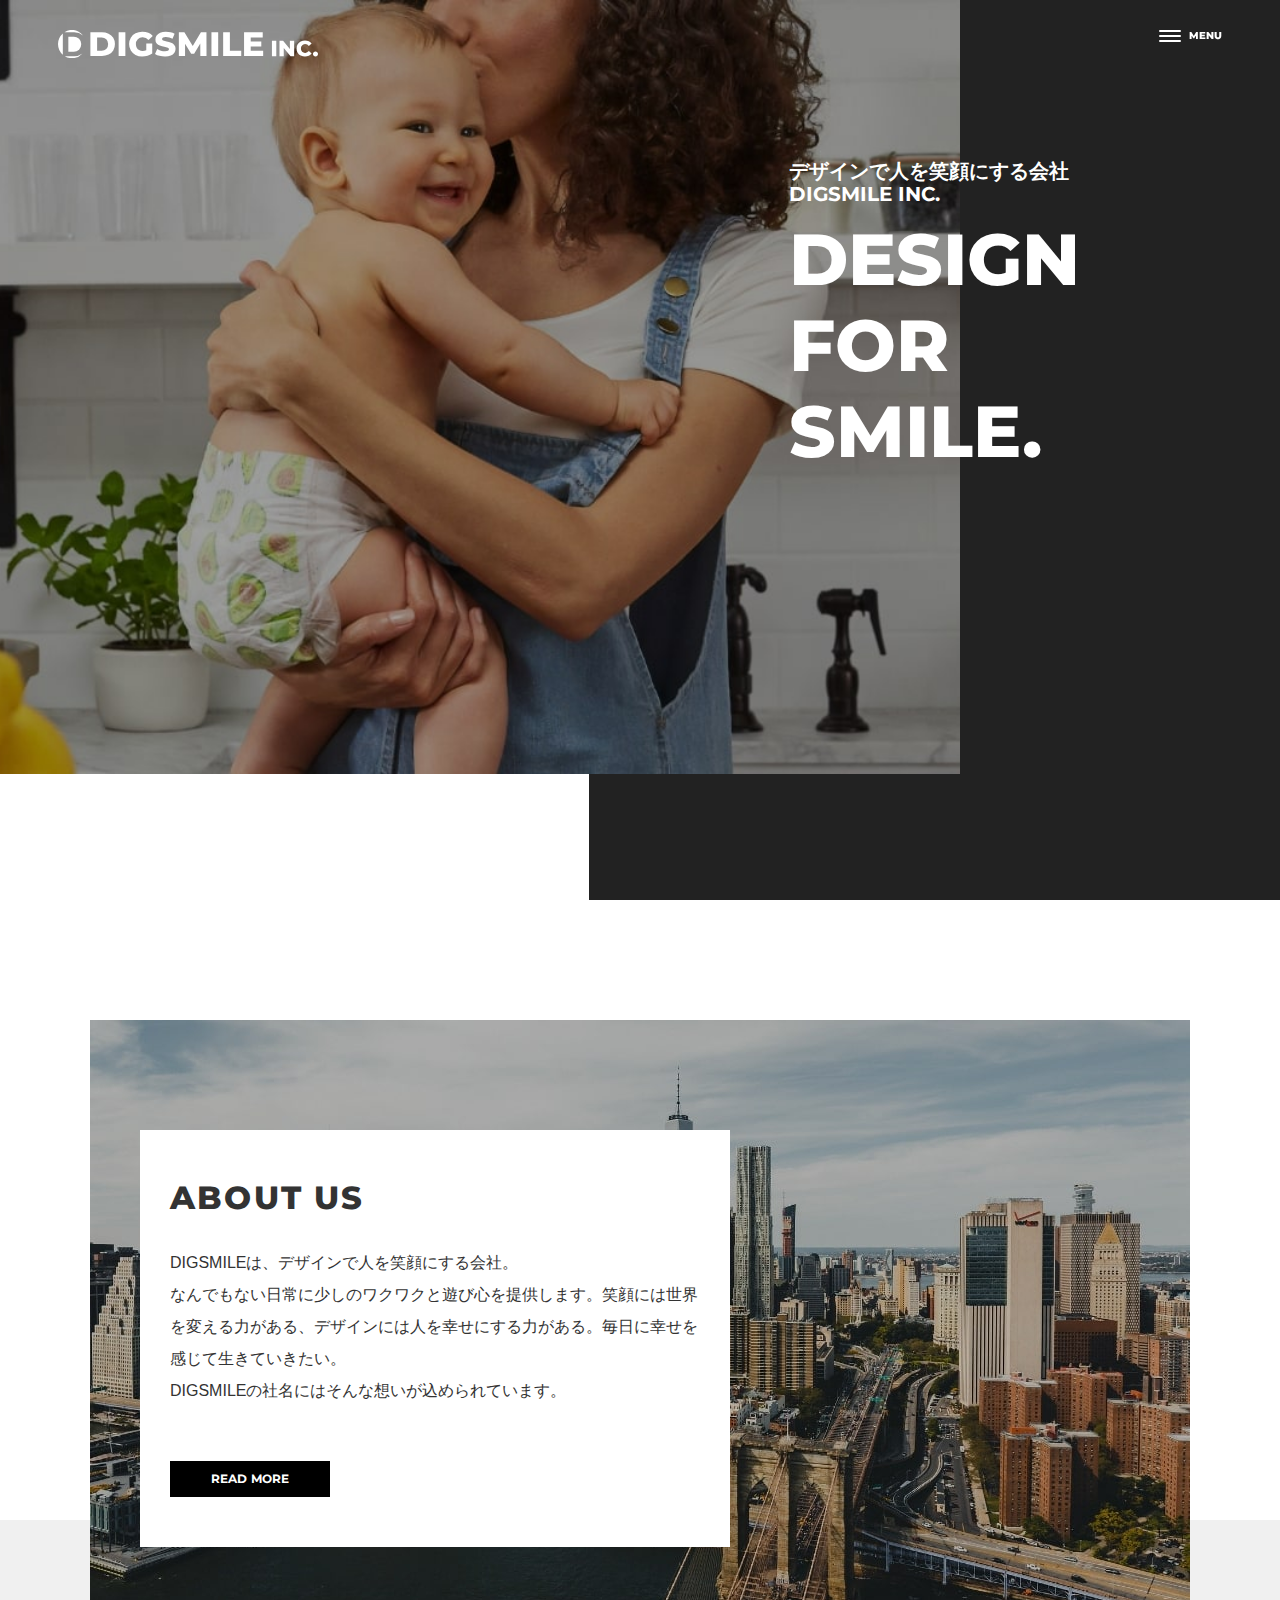
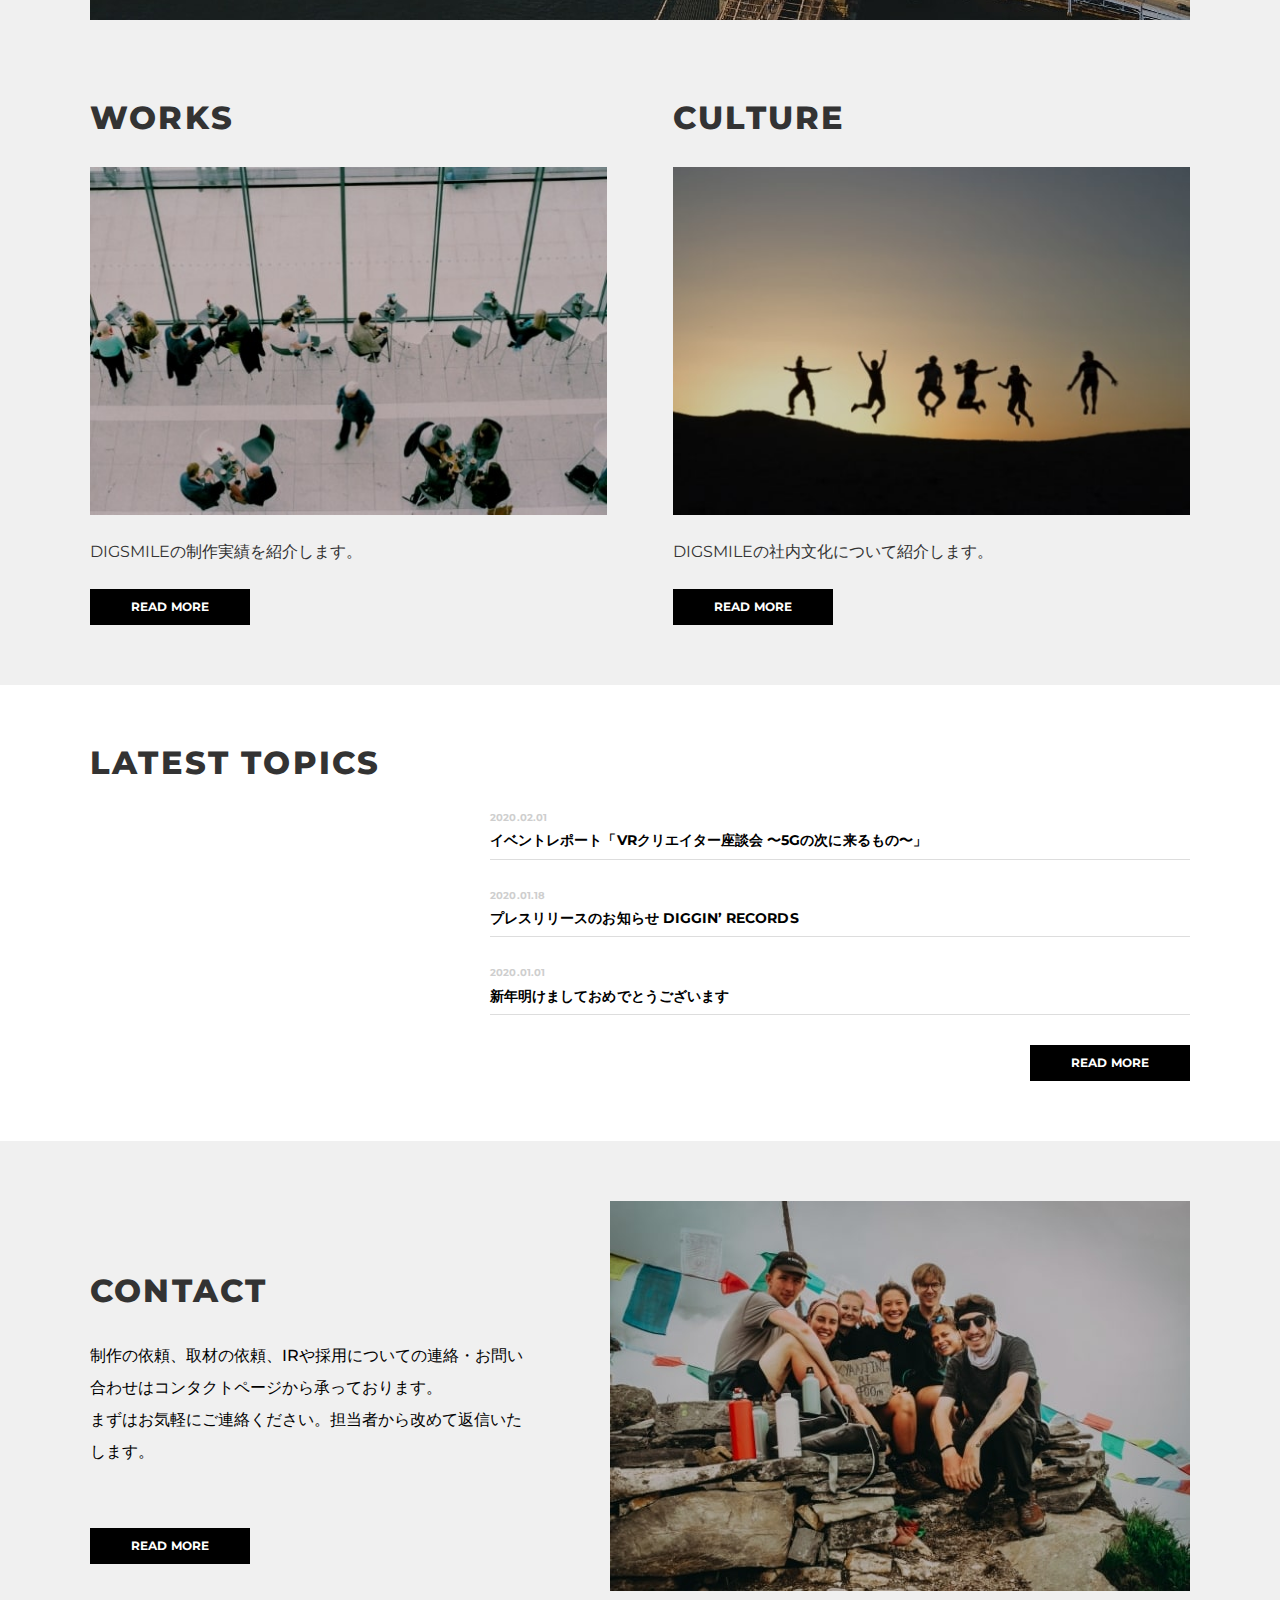
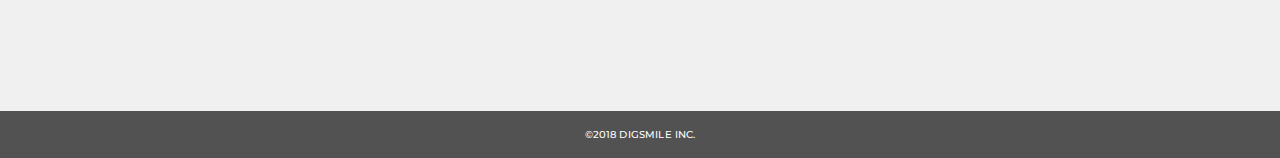
<file: index.html>
<!DOCTYPE html>
<html lang="ja">
<head>
  <meta charset="UTF-8">
  <meta name="viewport" content="width=device-width, initial-scale=1.0">
  <title>DIGSMAIL</title>
  <!-- googleフォント読み込み -->
  <link rel="preconnect" href="https://fonts.gstatic.com">
  <link href="https://fonts.googleapis.com/css2?family=Montserrat:wght@500;700;800&family=Noto+Sans+JP:wght@400;700&display=swap" rel="stylesheet">
  <!-- cssファイル読み込み -->
  <link rel="stylesheet" href="./css/stylesheet.css">
</head>
<body>
  <!-- header -->
  <header class="header">
    <div class="header__left">
      <!-- ロゴの最適解は後で確認 -->
      <a href="#">
        <svg id="logo" class="header__logo" xmlns="http://www.w3.org/2000/svg" width="260" height="28.204" viewBox="0 0 260 28.204">
          <g id="site-logo" transform="translate(-59 -29)">
            <path id="icon" data-name="前面オブジェクトで型抜き 1" d="M14,35.2A13.9,13.9,0,0,1,6.785,33.19h8.848a14.228,14.228,0,0,0,8.847-2.739A13.97,13.97,0,0,1,14,35.2ZM4.822,31.752h0a14.17,14.17,0,0,1,0-21.3Zm10.54-3.117H10.33V13.771h5.032a8.094,8.094,0,0,1,5.682,1.994,7.233,7.233,0,0,1,2.138,5.439,7.234,7.234,0,0,1-2.138,5.439,8.093,8.093,0,0,1-5.682,1.99ZM25.007,12.39a13.9,13.9,0,0,0-9.373-3.174H6.463a13.932,13.932,0,0,1,13.76-.749,14.157,14.157,0,0,1,4.785,3.922Z" transform="translate(59 22)" fill="#fff"/>
            <path id="digsmile" d="M2.38-23.8H13.634a15.731,15.731,0,0,1,6.936,1.465,11.018,11.018,0,0,1,4.692,4.155,11.723,11.723,0,0,1,1.666,6.3,11.723,11.723,0,0,1-1.666,6.3A11.018,11.018,0,0,1,20.57-1.423,15.731,15.731,0,0,1,13.634.042H2.38ZM13.362-5.34a6.893,6.893,0,0,0,4.913-1.737,6.262,6.262,0,0,0,1.853-4.8,6.262,6.262,0,0,0-1.853-4.8,6.893,6.893,0,0,0-4.913-1.737H9.112V-5.34ZM30.634-23.8h6.732V.042H30.634ZM58.276-12.39h5.95v9.877A15.5,15.5,0,0,1,59.534-.265a18.642,18.642,0,0,1-5.3.783A14.166,14.166,0,0,1,47.5-1.065a11.8,11.8,0,0,1-4.692-4.411,12.18,12.18,0,0,1-1.7-6.4,12.18,12.18,0,0,1,1.7-6.4,11.747,11.747,0,0,1,4.726-4.411,14.514,14.514,0,0,1,6.834-1.584,15.2,15.2,0,0,1,5.984,1.124,11.536,11.536,0,0,1,4.42,3.236l-4.284,3.883a7.546,7.546,0,0,0-5.78-2.657,6.693,6.693,0,0,0-4.93,1.856,6.67,6.67,0,0,0-1.87,4.955,7.208,7.208,0,0,0,.85,3.525,6.1,6.1,0,0,0,2.38,2.418,6.969,6.969,0,0,0,3.5.868,8.588,8.588,0,0,0,3.638-.783ZM77.044.519A21.967,21.967,0,0,1,71.434-.2,13.786,13.786,0,0,1,67.014-2.1l2.21-4.973a14.289,14.289,0,0,0,3.706,1.7,14.086,14.086,0,0,0,4.148.647q3.876,0,3.876-1.941a1.607,1.607,0,0,0-1.105-1.516A20.3,20.3,0,0,0,76.3-9.222a33.866,33.866,0,0,1-4.488-1.243,7.554,7.554,0,0,1-3.094-2.129,5.758,5.758,0,0,1-1.292-3.951,6.848,6.848,0,0,1,1.19-3.934,7.965,7.965,0,0,1,3.553-2.776,14.6,14.6,0,0,1,5.8-1.022,20.415,20.415,0,0,1,4.624.528A14.146,14.146,0,0,1,86.6-22.2l-2.074,5.007a13.837,13.837,0,0,0-6.6-1.839,5.522,5.522,0,0,0-2.924.6,1.787,1.787,0,0,0-.918,1.55,1.536,1.536,0,0,0,1.088,1.43,19.646,19.646,0,0,0,3.5.988,32.762,32.762,0,0,1,4.5,1.243,7.779,7.779,0,0,1,3.094,2.112,5.646,5.646,0,0,1,1.309,3.934A6.714,6.714,0,0,1,86.394-3.3,8.114,8.114,0,0,1,82.824-.52,14.418,14.418,0,0,1,77.044.519ZM112.336.042l-.068-12.636-6.12,10.286h-2.992L97.07-12.253V.042H90.848V-23.8H96.39l8.364,13.76,8.16-13.76h5.542L118.524.042ZM123.454-23.8h6.732V.042h-6.732Zm11.7,0h6.732V-5.305h11.356V.042H135.15Zm40.018,18.63V.042H156.06V-23.8h18.666v5.211h-12v4.019H173.3v5.041H162.724v4.359Z" transform="translate(89 55)" fill="#fff"/>
            <path id="inc" d="M1.54-15.4H5.9V0H1.54Zm22.22,0V0H20.174l-6.8-8.206V0H9.108V-15.4h3.586l6.8,8.206V-15.4ZM34.628.308A9.114,9.114,0,0,1,30.283-.715a7.65,7.65,0,0,1-3.025-2.849,7.858,7.858,0,0,1-1.1-4.136,7.858,7.858,0,0,1,1.1-4.136,7.65,7.65,0,0,1,3.025-2.849,9.114,9.114,0,0,1,4.345-1.023,9.326,9.326,0,0,1,3.806.748A7.323,7.323,0,0,1,41.25-12.8L38.478-10.3a4.56,4.56,0,0,0-3.63-1.8,4.48,4.48,0,0,0-2.233.55A3.817,3.817,0,0,0,31.1-10a4.773,4.773,0,0,0-.539,2.3A4.773,4.773,0,0,0,31.1-5.4,3.817,3.817,0,0,0,32.615-3.85a4.48,4.48,0,0,0,2.233.55,4.56,4.56,0,0,0,3.63-1.8L41.25-2.6A7.323,7.323,0,0,1,38.434-.44,9.326,9.326,0,0,1,34.628.308ZM45.1.2a2.462,2.462,0,0,1-1.782-.7,2.377,2.377,0,0,1-.726-1.782,2.35,2.35,0,0,1,.715-1.782A2.5,2.5,0,0,1,45.1-4.752a2.485,2.485,0,0,1,1.8.682,2.369,2.369,0,0,1,.7,1.782,2.4,2.4,0,0,1-.715,1.782A2.452,2.452,0,0,1,45.1.2Z" transform="translate(271.392 55.205)" fill="#fff"/>
          </g>
        </svg>
      </a>
    </div>
    <div id="menu" class="header__right">
      <div class="header__menu">
        <div id="hamburger" class="header__hamburger">
          <span id="hamburger-top" class="header__hamburger-top"></span>
          <span id="hamburger-middle" class="header__hamburger-middle"></span>
          <span id="hamburger-bottom" class="header__hamburger-bottom"></span>
        </div>
        <p class="header__hamburger-text">MENU</p>
      </div>
    </div>
    <div id="hamburger-background" class="hamburger-background"></div>
    <div id="hamburger-menu" class="hamburger-menu">
      <svg class="hamburger-menu__icon" xmlns="http://www.w3.org/2000/svg" xmlns:xlink="http://www.w3.org/1999/xlink" width="60.148" height="63" viewBox="0 0 60.148 63">
        <defs>
          <filter id="前面オブジェクトで型抜き_1" x="0" y="0" width="60.148" height="63" filterUnits="userSpaceOnUse">
            <feOffset dy="3" input="SourceAlpha"/>
            <feGaussianBlur stdDeviation="3" result="blur"/>
            <feFlood flood-opacity="0.161"/>
            <feComposite operator="in" in2="blur"/>
            <feComposite in="SourceGraphic"/>
          </filter>
        </defs>
        <g id="グループ_8" data-name="グループ 8" transform="translate(-50 0.063)">
          <g transform="matrix(1, 0, 0, 1, 50, -0.06)" filter="url(#前面オブジェクトで型抜き_1)">
            <path id="前面オブジェクトで型抜き_1-2" data-name="前面オブジェクトで型抜き 1" d="M22.969,45a23.236,23.236,0,0,1-8.941-1.768,22.925,22.925,0,0,1-7.3-4.822A22.405,22.405,0,0,1,1.8,31.258a22.141,22.141,0,0,1,.838-19.247A22.842,22.842,0,0,1,9.68,4.146v36.6H26.535a25.018,25.018,0,0,0,8.906-1.533,18.276,18.276,0,0,0,6.706-4.33A23.061,23.061,0,0,1,22.969,45ZM26.11,33.7H18.266v-23H26.11a12.673,12.673,0,0,1,8.858,3.087A11.152,11.152,0,0,1,38.3,22.2a11.152,11.152,0,0,1-3.332,8.414A12.673,12.673,0,0,1,26.11,33.7ZM40.661,8.152c-3.627-2.946-8.512-4.5-14.126-4.5H10.424a23.321,23.321,0,0,1,30.239,4.5Z" transform="translate(9 6)" fill="#fff"/>
          </g>
        </g>
      </svg>
      <ul class="hamburger-menu__list">
        <li class="hamburger-menu__item"><a href="./about">ABOUT US</a></li>
        <li class="hamburger-menu__item"><a href="#works">WORKS</a></li>
        <li class="hamburger-menu__item"><a href="#culture">CULTURE</a></li>
        <li class="hamburger-menu__item"><a href="#topics">TOPICS</a></li>
        <li class="hamburger-menu__item"><a href="./contact">CONTACT</a></li>
      </ul>
    </div>
  </header>
  <main>
    <!-- fv -->
    <section class="fv">
      <div class="fv-bg">
        <div class="fv-bg__img"></div>
        <div id="scroll-point" class="fv-bg__color"></div>
      </div>
      <div class="fv-main-copy">
        <p class="fv-main-copy__sub">デザインで人を笑顔にする会社<br>DIGSMILE INC.</p>
        <h1 class="fv-main-copy__main">DESIGN<br>FOR<br>SMILE.</h1>
      </div>
      <!-- <div class="presented">
        <p class="presented__text">このサイトはクリ★スタさん配布のデザインカンプから<br class="presented__br">制作しています</p>
        <a href="https://crestadesign.org/cording-third/" class="presented__link">無料でカンプに挑戦したい人は<br class="presented__br">こちらをクリック！<br>https://crestadesign.org/cording-third/</a>
      </div> -->
    </section>
    </section>
    <!-- About us -->
    <section class="about">
      <div class="about__bg">
        <div class="about__content about-content">
          <h2 class="about-content__title">ABOUT US</h2>
          <p class="about-content__text">DIGSMILEは、デザインで人を笑顔にする会社。<br>なんでもない日常に少しのワクワクと遊び心を提供します。笑顔には世界を変える力がある、デザインには人を幸せにする力がある。毎日に幸せを感じて生きていきたい。<br>DIGSMILEの社名にはそんな想いが込められています。</p>
          <a href="./about/"><button class="about-content__btn">READ MORE</button></a>
        </div>
      </div>
    <div class="over-section-wrapper">
      <div class="over-section-wrapper__flex">
        <!-- Works -->
        <section id="works" class="works">
          <h2 class="works__title">WORKS</h2>
          <p><img class="works__img" src="./img/works-img@2x-min.jpg" alt="会議スペース"></p>
          <p class="works__text">DIGSMILEの制作実績を紹介します。</p>
          <a href="#"><button class="works__btn">READ MORE</button></a>
        </section>
        <!-- Culture -->
        <section id="culture" class="culture">
          <h2 class="culture__title">CULTURE</h2>
          <p><img class="culture__img" src="./img/culture-img@2x-min.jpg" alt="夕日に向かってジャンプ"></p>
          <p class="culture__text">DIGSMILEの社内文化について紹介します。</p>
          <a href="#"><button class="culture__btn">READ MORE</button></a>
        </section>
      </div>
    </div>
    <!-- Latest Topics -->
    <section id="topics" class="latest-topics">
      <h2 class="latest-topics__title">LATEST TOPICS</h2>
      <ul class="latest-topics__list">
        <li class="latest-topics__item">
          <p class="latest-topics__date">2020.02.01</p>
          <a href="#">
            <p class="latest-topics__topic-title">イベントレポート「VRクリエイター座談会 〜5Gの次に来るもの〜」</p>
          </a>
        </li>
        <li class="latest-topics__item">
          <p class="latest-topics__date">2020.01.18</p>
          <a href="#">
            <p class="latest-topics__topic-title">プレスリリースのお知らせ DIGGIN’ RECORDS</p>
          </a>
        </li>
        <li class="latest-topics__item">
          <p class="latest-topics__date">2020.01.01</p>
          <a href="#">
            <p class="latest-topics__topic-title">新年明けましておめでとうございます</p>
          </a>
        </li>
      </ul>
      <a href="#"><button class="latest-topics__btn">READ MORE</button></a>
    </section>
    <!-- Contact -->
    <section class="contact">
      <div class="contact__flex">
        <div class="contact__content">
          <h2 class="contact__title">CONTACT</h2>
          <p class="contact__text">制作の依頼、取材の依頼、IRや採用についての連絡・お問い合わせはコンタクトページから承っております。<br>
            まずはお気軽にご連絡ください。担当者から改めて返信いたします。</p>      
          <a href="./contact/"><button class="contact__btn">READ MORE</button></a>
        </div>
        <p><img class="contact__img" src="./img/recruit-img@2x-min.jpg" alt="岩場での集合写真"></p>
      </div>
    </section>
  </main>
  <!-- フッター -->
  <footer class="footer">
    <p class="footer__text">&copy;2018 DIGSMILE INC.</p>
  </footer>
  <script src="https://code.jquery.com/jquery-3.3.1.min.js" integrity="sha256-FgpCb/KJQlLNfOu91ta32o/NMZxltwRo8QtmkMRdAu8=" crossorigin="anonymous"></script>
  <script type="text/javascript" src="js/hamburger.js"></script>
  <script type="text/javascript" src="js/scroll.js"></script>
</body>
</html>
</file>
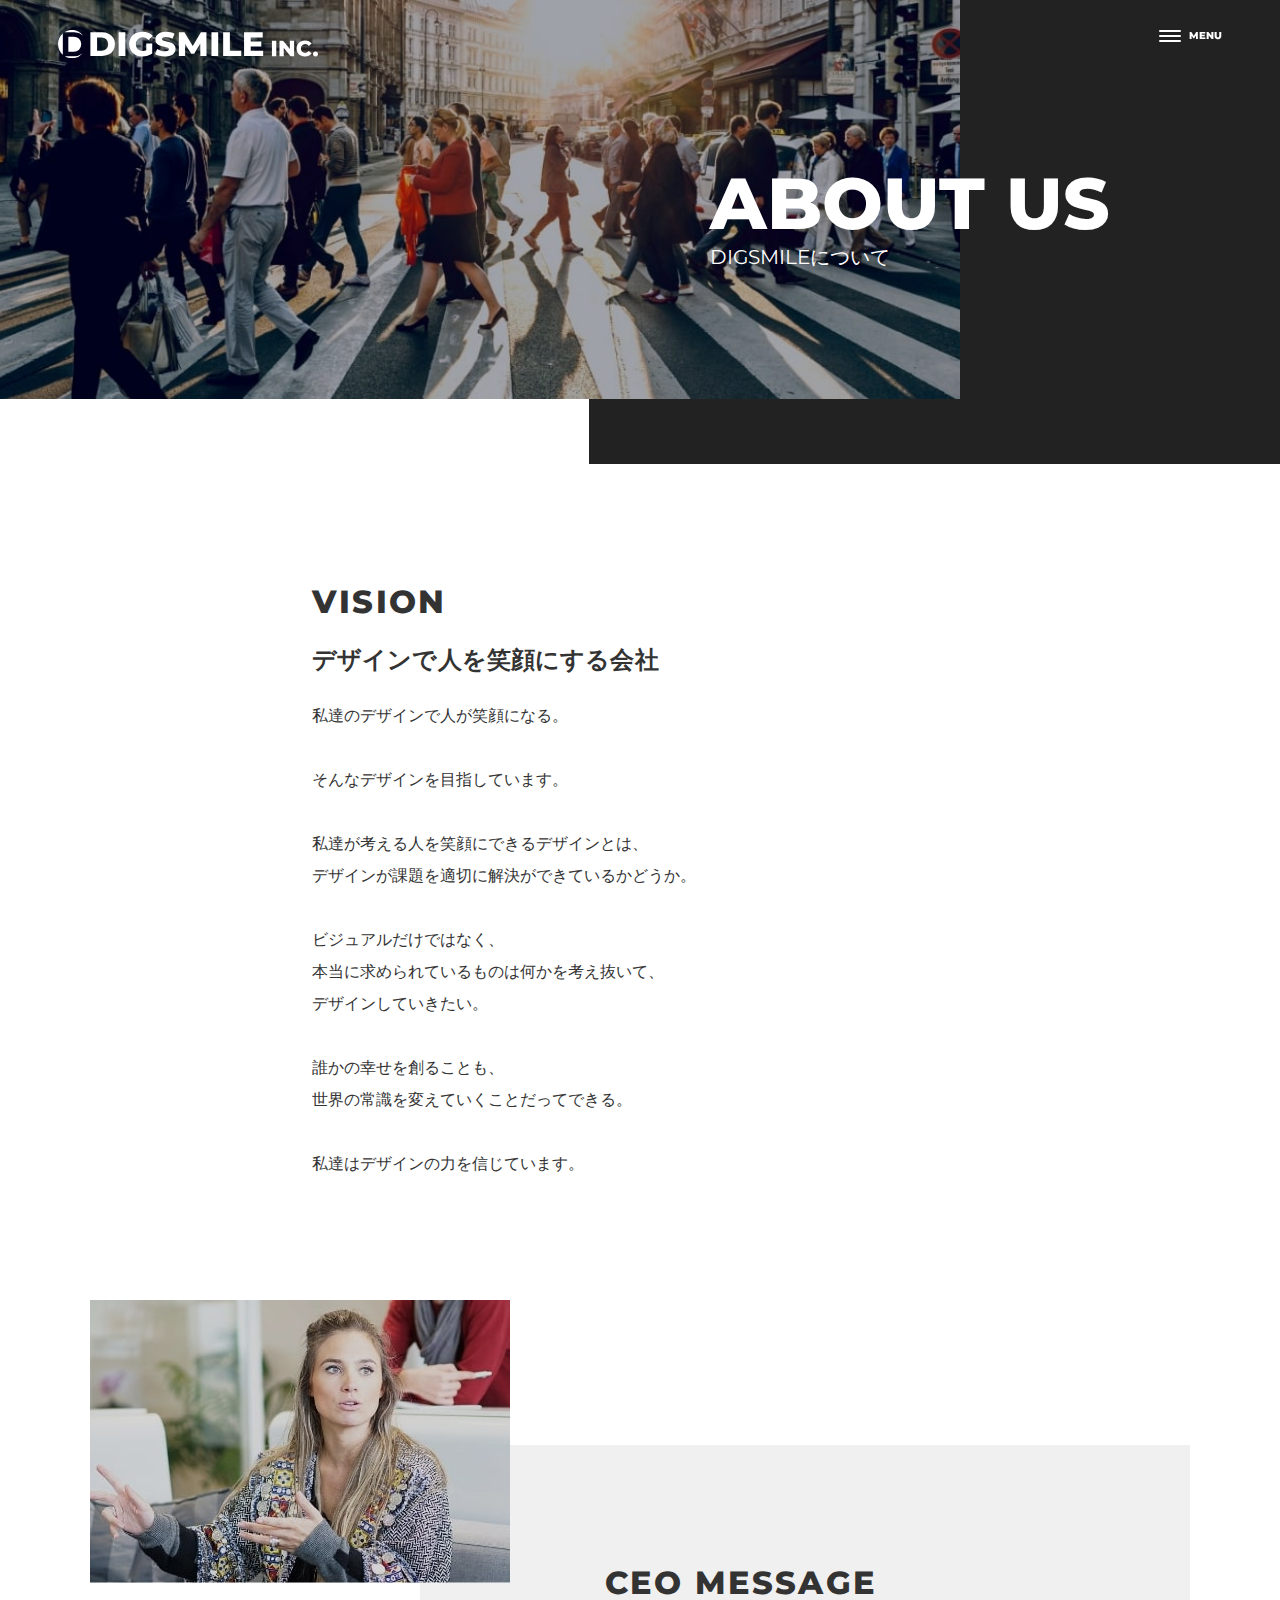
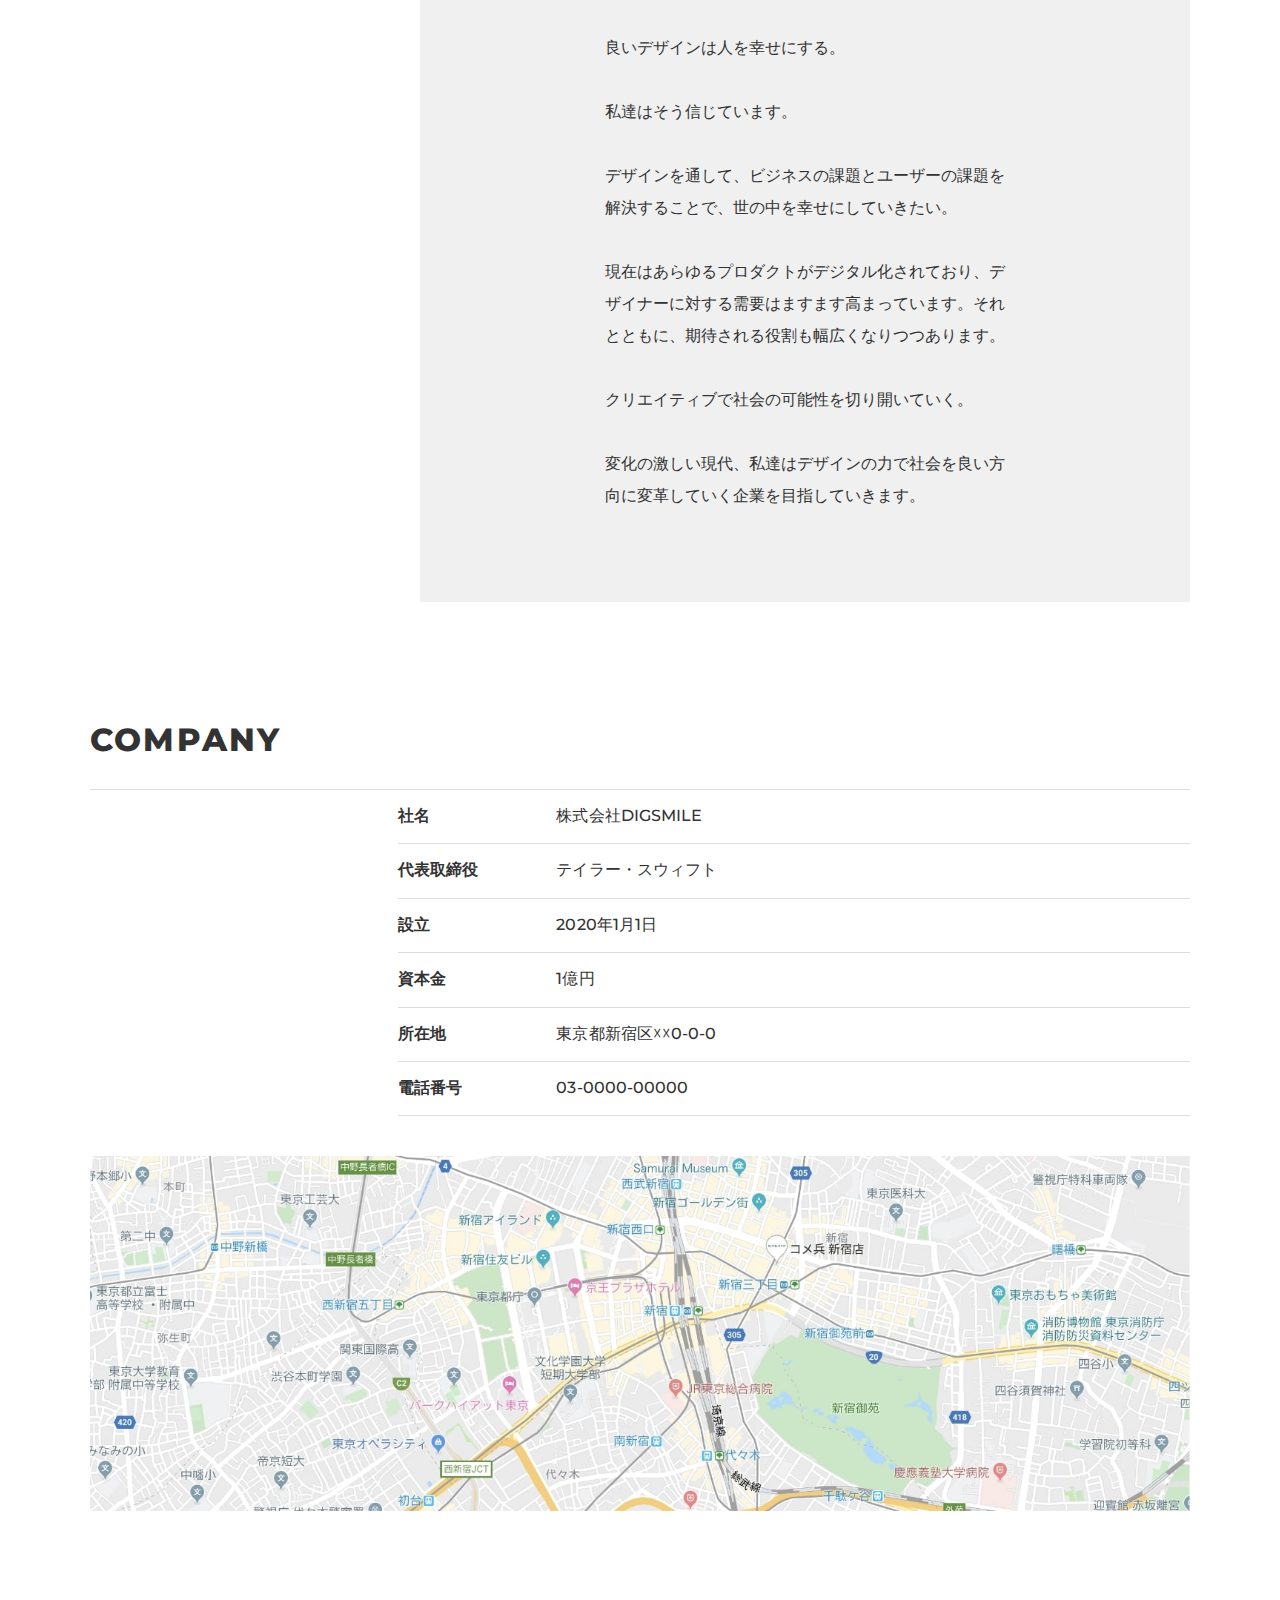
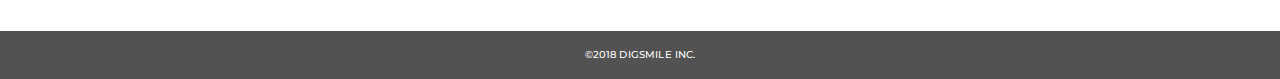
<file: about/index.html>
<!DOCTYPE html>
<html lang="ja">
<head>
  <meta charset="UTF-8">
  <meta name="viewport" content="width=device-width, initial-scale=1.0">
  <title>DIGSMAIL</title>
  <!-- googleフォント読み込み -->
  <link rel="preconnect" href="https://fonts.gstatic.com">
  <link href="https://fonts.googleapis.com/css2?family=Montserrat:wght@500;700;800&family=Noto+Sans+JP:wght@400;700&display=swap" rel="stylesheet">
  <!-- cssファイル読み込み -->
  <link rel="stylesheet" href="../css/stylesheet.css">
</head>
<body>
  <!-- header -->
  <header class="header">
    <div class="header__left">
      <!-- ロゴの最適解は後で確認 -->
      <a href="../">
        <svg id="logo" class="header__logo" xmlns="http://www.w3.org/2000/svg" width="260" height="28.204" viewBox="0 0 260 28.204">
          <g id="site-logo" transform="translate(-59 -29)">
            <path id="icon" data-name="前面オブジェクトで型抜き 1" d="M14,35.2A13.9,13.9,0,0,1,6.785,33.19h8.848a14.228,14.228,0,0,0,8.847-2.739A13.97,13.97,0,0,1,14,35.2ZM4.822,31.752h0a14.17,14.17,0,0,1,0-21.3Zm10.54-3.117H10.33V13.771h5.032a8.094,8.094,0,0,1,5.682,1.994,7.233,7.233,0,0,1,2.138,5.439,7.234,7.234,0,0,1-2.138,5.439,8.093,8.093,0,0,1-5.682,1.99ZM25.007,12.39a13.9,13.9,0,0,0-9.373-3.174H6.463a13.932,13.932,0,0,1,13.76-.749,14.157,14.157,0,0,1,4.785,3.922Z" transform="translate(59 22)" fill="#fff"/>
            <path id="digsmile" d="M2.38-23.8H13.634a15.731,15.731,0,0,1,6.936,1.465,11.018,11.018,0,0,1,4.692,4.155,11.723,11.723,0,0,1,1.666,6.3,11.723,11.723,0,0,1-1.666,6.3A11.018,11.018,0,0,1,20.57-1.423,15.731,15.731,0,0,1,13.634.042H2.38ZM13.362-5.34a6.893,6.893,0,0,0,4.913-1.737,6.262,6.262,0,0,0,1.853-4.8,6.262,6.262,0,0,0-1.853-4.8,6.893,6.893,0,0,0-4.913-1.737H9.112V-5.34ZM30.634-23.8h6.732V.042H30.634ZM58.276-12.39h5.95v9.877A15.5,15.5,0,0,1,59.534-.265a18.642,18.642,0,0,1-5.3.783A14.166,14.166,0,0,1,47.5-1.065a11.8,11.8,0,0,1-4.692-4.411,12.18,12.18,0,0,1-1.7-6.4,12.18,12.18,0,0,1,1.7-6.4,11.747,11.747,0,0,1,4.726-4.411,14.514,14.514,0,0,1,6.834-1.584,15.2,15.2,0,0,1,5.984,1.124,11.536,11.536,0,0,1,4.42,3.236l-4.284,3.883a7.546,7.546,0,0,0-5.78-2.657,6.693,6.693,0,0,0-4.93,1.856,6.67,6.67,0,0,0-1.87,4.955,7.208,7.208,0,0,0,.85,3.525,6.1,6.1,0,0,0,2.38,2.418,6.969,6.969,0,0,0,3.5.868,8.588,8.588,0,0,0,3.638-.783ZM77.044.519A21.967,21.967,0,0,1,71.434-.2,13.786,13.786,0,0,1,67.014-2.1l2.21-4.973a14.289,14.289,0,0,0,3.706,1.7,14.086,14.086,0,0,0,4.148.647q3.876,0,3.876-1.941a1.607,1.607,0,0,0-1.105-1.516A20.3,20.3,0,0,0,76.3-9.222a33.866,33.866,0,0,1-4.488-1.243,7.554,7.554,0,0,1-3.094-2.129,5.758,5.758,0,0,1-1.292-3.951,6.848,6.848,0,0,1,1.19-3.934,7.965,7.965,0,0,1,3.553-2.776,14.6,14.6,0,0,1,5.8-1.022,20.415,20.415,0,0,1,4.624.528A14.146,14.146,0,0,1,86.6-22.2l-2.074,5.007a13.837,13.837,0,0,0-6.6-1.839,5.522,5.522,0,0,0-2.924.6,1.787,1.787,0,0,0-.918,1.55,1.536,1.536,0,0,0,1.088,1.43,19.646,19.646,0,0,0,3.5.988,32.762,32.762,0,0,1,4.5,1.243,7.779,7.779,0,0,1,3.094,2.112,5.646,5.646,0,0,1,1.309,3.934A6.714,6.714,0,0,1,86.394-3.3,8.114,8.114,0,0,1,82.824-.52,14.418,14.418,0,0,1,77.044.519ZM112.336.042l-.068-12.636-6.12,10.286h-2.992L97.07-12.253V.042H90.848V-23.8H96.39l8.364,13.76,8.16-13.76h5.542L118.524.042ZM123.454-23.8h6.732V.042h-6.732Zm11.7,0h6.732V-5.305h11.356V.042H135.15Zm40.018,18.63V.042H156.06V-23.8h18.666v5.211h-12v4.019H173.3v5.041H162.724v4.359Z" transform="translate(89 55)" fill="#fff"/>
            <path id="inc" d="M1.54-15.4H5.9V0H1.54Zm22.22,0V0H20.174l-6.8-8.206V0H9.108V-15.4h3.586l6.8,8.206V-15.4ZM34.628.308A9.114,9.114,0,0,1,30.283-.715a7.65,7.65,0,0,1-3.025-2.849,7.858,7.858,0,0,1-1.1-4.136,7.858,7.858,0,0,1,1.1-4.136,7.65,7.65,0,0,1,3.025-2.849,9.114,9.114,0,0,1,4.345-1.023,9.326,9.326,0,0,1,3.806.748A7.323,7.323,0,0,1,41.25-12.8L38.478-10.3a4.56,4.56,0,0,0-3.63-1.8,4.48,4.48,0,0,0-2.233.55A3.817,3.817,0,0,0,31.1-10a4.773,4.773,0,0,0-.539,2.3A4.773,4.773,0,0,0,31.1-5.4,3.817,3.817,0,0,0,32.615-3.85a4.48,4.48,0,0,0,2.233.55,4.56,4.56,0,0,0,3.63-1.8L41.25-2.6A7.323,7.323,0,0,1,38.434-.44,9.326,9.326,0,0,1,34.628.308ZM45.1.2a2.462,2.462,0,0,1-1.782-.7,2.377,2.377,0,0,1-.726-1.782,2.35,2.35,0,0,1,.715-1.782A2.5,2.5,0,0,1,45.1-4.752a2.485,2.485,0,0,1,1.8.682,2.369,2.369,0,0,1,.7,1.782,2.4,2.4,0,0,1-.715,1.782A2.452,2.452,0,0,1,45.1.2Z" transform="translate(271.392 55.205)" fill="#fff"/>
          </g>
        </svg>
      </a>
    </div>
    <div id="menu" class="header__right">
      <div class="header__menu">
        <div id="hamburger" class="header__hamburger">
          <span id="hamburger-top" class="header__hamburger-top"></span>
          <span id="hamburger-middle" class="header__hamburger-middle"></span>
          <span id="hamburger-bottom" class="header__hamburger-bottom"></span>
        </div>
        <p class="header__hamburger-text">MENU</p>
      </div>
    </div>
    <div id="hamburger-background" class="hamburger-background"></div>
    <div id="hamburger-menu" class="hamburger-menu">
      <svg class="hamburger-menu__icon" xmlns="http://www.w3.org/2000/svg" xmlns:xlink="http://www.w3.org/1999/xlink" width="60.148" height="63" viewBox="0 0 60.148 63">
        <defs>
          <filter id="前面オブジェクトで型抜き_1" x="0" y="0" width="60.148" height="63" filterUnits="userSpaceOnUse">
            <feOffset dy="3" input="SourceAlpha"/>
            <feGaussianBlur stdDeviation="3" result="blur"/>
            <feFlood flood-opacity="0.161"/>
            <feComposite operator="in" in2="blur"/>
            <feComposite in="SourceGraphic"/>
          </filter>
        </defs>
        <g id="グループ_8" data-name="グループ 8" transform="translate(-50 0.063)">
          <g transform="matrix(1, 0, 0, 1, 50, -0.06)" filter="url(#前面オブジェクトで型抜き_1)">
            <path id="前面オブジェクトで型抜き_1-2" data-name="前面オブジェクトで型抜き 1" d="M22.969,45a23.236,23.236,0,0,1-8.941-1.768,22.925,22.925,0,0,1-7.3-4.822A22.405,22.405,0,0,1,1.8,31.258a22.141,22.141,0,0,1,.838-19.247A22.842,22.842,0,0,1,9.68,4.146v36.6H26.535a25.018,25.018,0,0,0,8.906-1.533,18.276,18.276,0,0,0,6.706-4.33A23.061,23.061,0,0,1,22.969,45ZM26.11,33.7H18.266v-23H26.11a12.673,12.673,0,0,1,8.858,3.087A11.152,11.152,0,0,1,38.3,22.2a11.152,11.152,0,0,1-3.332,8.414A12.673,12.673,0,0,1,26.11,33.7ZM40.661,8.152c-3.627-2.946-8.512-4.5-14.126-4.5H10.424a23.321,23.321,0,0,1,30.239,4.5Z" transform="translate(9 6)" fill="#fff"/>
          </g>
        </g>
      </svg>
      <ul class="hamburger-menu__list">
        <li class="hamburger-menu__item"><a href="#" id="menu-about">ABOUT US</a></li>
        <li class="hamburger-menu__item"><a href="#works">WORKS</a></li>
        <li class="hamburger-menu__item"><a href="#culture">CULTURE</a></li>
        <li class="hamburger-menu__item"><a href="#topics">TOPICS</a></li>
        <li class="hamburger-menu__item"><a href="../contact">CONTACT</a></li>
      </ul>
    </div>
  </header>
  <main>
    <!-- About us fv -->
    <section class="about-fv">
      <div class="about-fv-bg">
        <div class="about-fv-bg__img"></div>
        <div id="scroll-point" class="about-fv-bg__color"></div>
      </div>
      <div class="about-fv-main-copy">
        <h1 class="about-fv-main-copy__main">ABOUT US</h1>
        <p class="about-fv-main-copy__sub">DIGSMILEについて</p>
      </div>
    </section>
    <!-- Vision -->
    <section class="vision">
      <h2 class="vision__title">VISION</h2>
      <p class="vision__text-big">デザインで人を笑顔にする会社</p>
      <p class="vision__text">
        私達のデザインで人が笑顔になる。<br>
        <br>
        そんなデザインを目指しています。<br>
        <br>        
        私達が考える人を笑顔にできるデザインとは、<br>
        デザインが課題を適切に解決ができているかどうか。<br>
        <br>        
        ビジュアルだけではなく、<br>
        本当に求められているものは何かを考え抜いて、<br>
        デザインしていきたい。<br>
        <br>
        誰かの幸せを創ることも、<br>
        世界の常識を変えていくことだってできる。<br>
        <br>
        私達はデザインの力を信じています。
      </p>
    </section>
    <!-- CEO Message -->
    <section class="ceo-message">
      <p><img class="ceo-message__img" src="..\img\ceo-img@2x-min.jpg" alt="CEOの写真"></p>
      <div class="ceo-message__content">
        <h2 class="ceo-message__title">CEO MESSAGE</h2>
        <p class="ceo-message__text">
          良いデザインは人を幸せにする。<br>
          <br>
          私達はそう信じています。<br>
          <br>
          デザインを通して、ビジネスの課題とユーザーの課題を解決することで、世の中を幸せにしていきたい。<br>
          <br>
          現在はあらゆるプロダクトがデジタル化されており、デザイナーに対する需要はますます高まっています。それとともに、期待される役割も幅広くなりつつあります。<br>
          <br>
          クリエイティブで社会の可能性を切り開いていく。<br>
          <br>
          変化の激しい現代、私達はデザインの力で社会を良い方向に変革していく企業を目指していきます。
        </p>
      </div>
    </section>
    <!-- Company -->
    <section class="company">
      <h2 class="company__title">COMPANY</h2>
      <ul class="company__text company-info">
        <li class="company-info__item">
          <p class="company-info__field">社名</p>
          <p class="company-info__record">株式会社DIGSMILE</p>
        </li>
        <li class="company-info__item">
          <p class="company-info__field">代表取締役</p>
          <p class="company-info__record">テイラー・スウィフト</p>
        </li>
        <li class="company-info__item">
          <p class="company-info__field">設立</p>
          <p class="company-info__record">2020年1月1日</p>
        </li>
        <li class="company-info__item">
          <p class="company-info__field">資本金</p>
          <p class="company-info__record">1億円</p>
        </li>
        <li class="company-info__item">
          <p class="company-info__field">所在地</p>
          <p class="company-info__record">東京都新宿区☓☓0-0-0</p>
        </li>
        <li class="company-info__item">
          <p class="company-info__field">電話番号</p>
          <p class="company-info__record">03-0000-00000</p>
        </li>
      </ul>
      <p class="company-info__map"><img class="company-info__img" src="../img/スクリーンショット -2@2x-min.jpg" alt="地図上での会社の場所"></p>
    </section>
  </main>
  <!-- フッター -->
  <footer class="footer">
    <p class="footer__text">&copy;2018 DIGSMILE INC.</p>
  </footer>
  <script src="https://code.jquery.com/jquery-3.3.1.min.js" integrity="sha256-FgpCb/KJQlLNfOu91ta32o/NMZxltwRo8QtmkMRdAu8=" crossorigin="anonymous"></script>
  <script type="text/javascript" src="../js/hamburger.js"></script>
  <script type="text/javascript" src="../js/jump.js"></script>
  <script type="text/javascript" src="../js/scroll.js"></script>
</body>
</html>
</file>
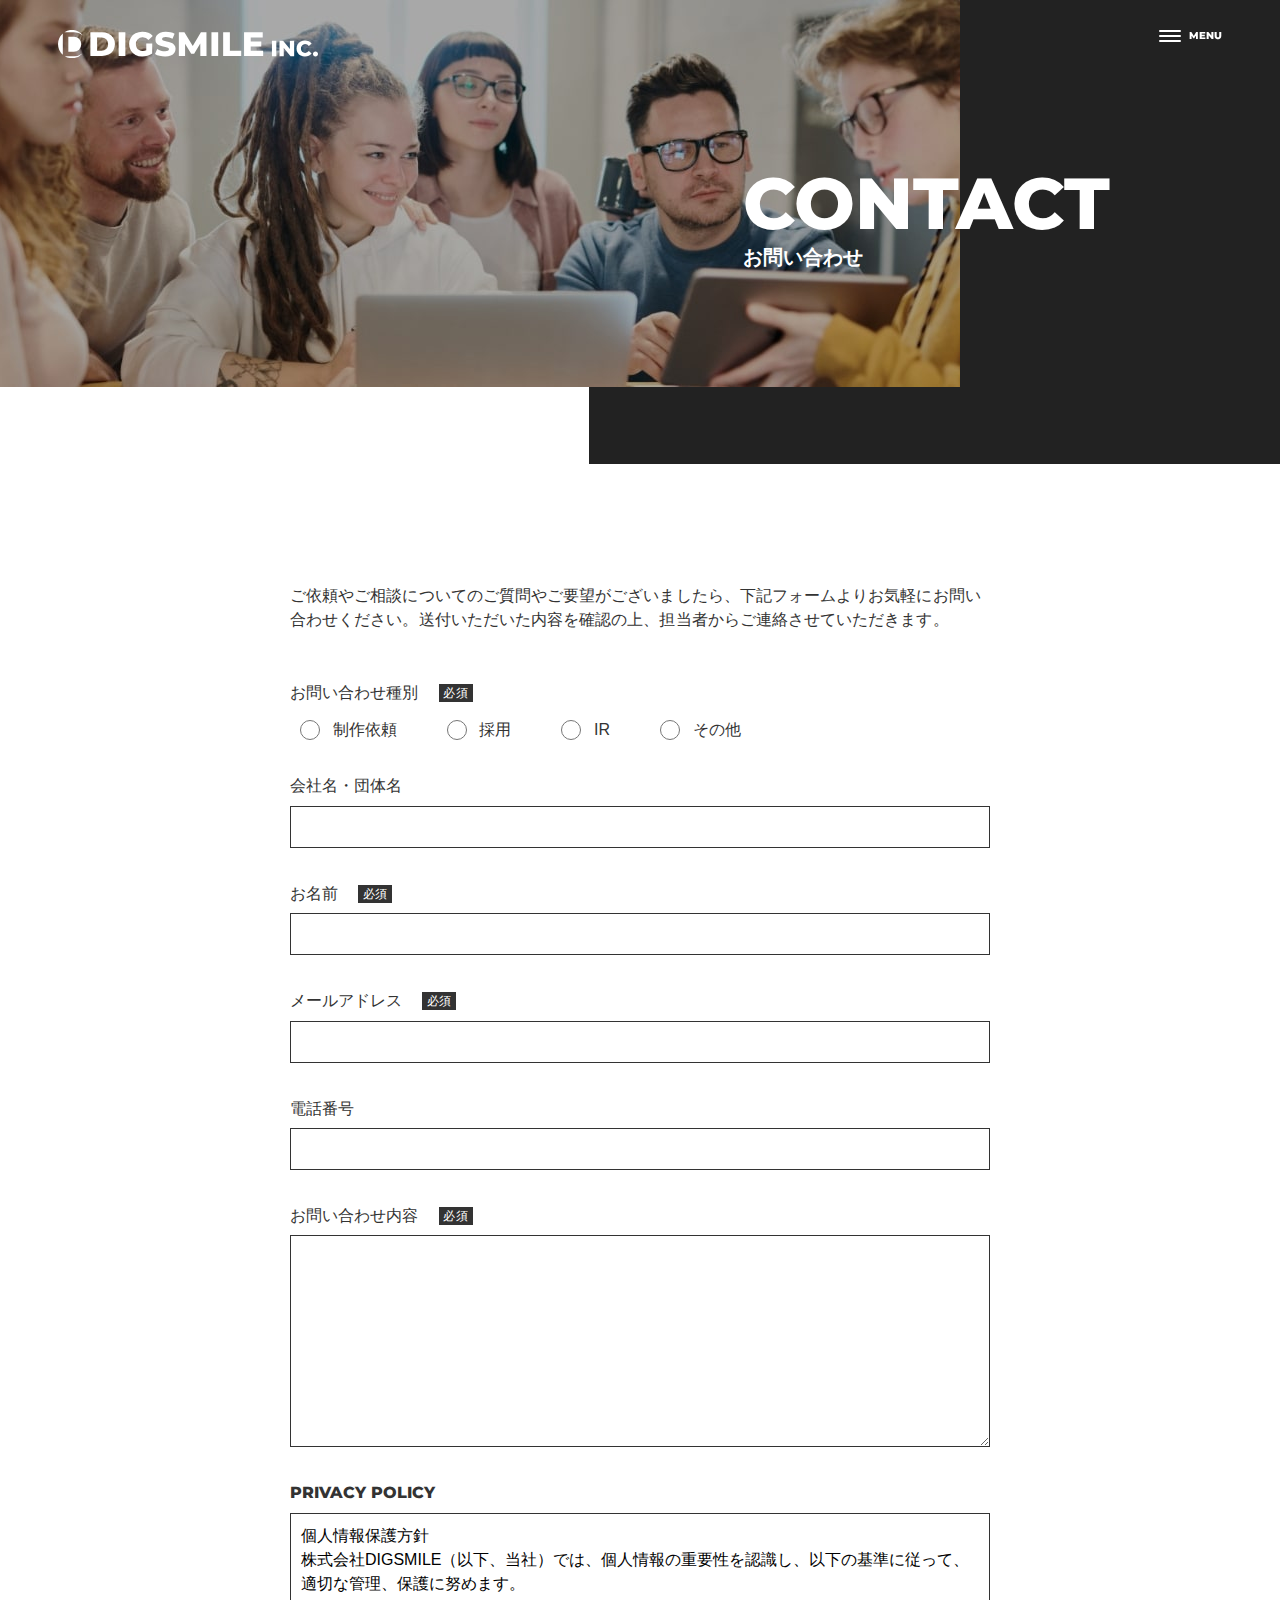
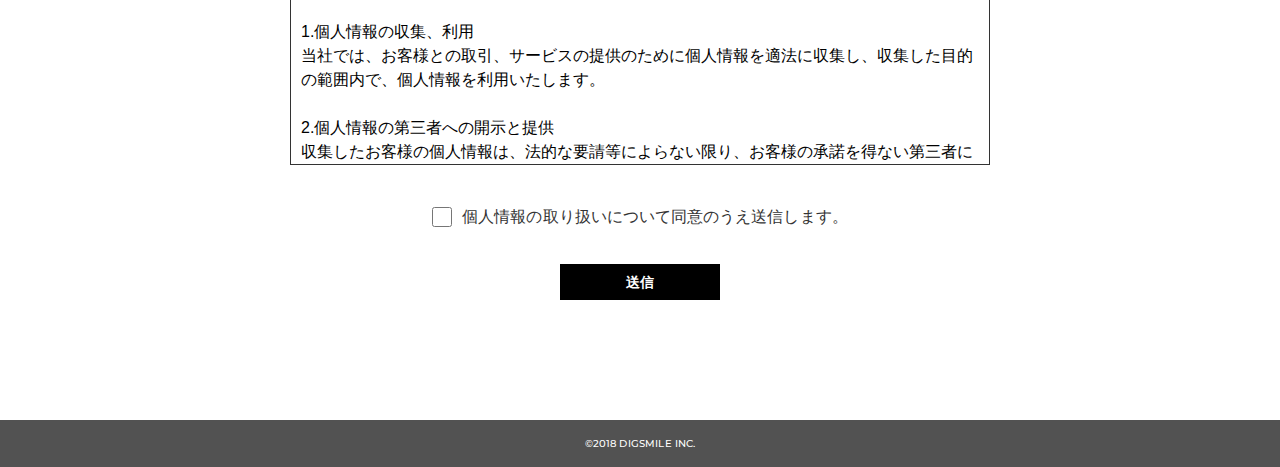
<file: contact/index.html>
<!DOCTYPE html>
<html lang="ja">
<head>
  <meta charset="UTF-8">
  <meta name="viewport" content="width=device-width, initial-scale=1.0">
  <title>DIGSMAIL</title>
  <!-- googleフォント読み込み -->
  <link rel="preconnect" href="https://fonts.gstatic.com">
  <link href="https://fonts.googleapis.com/css2?family=Montserrat:wght@500;700;800&family=Noto+Sans+JP:wght@400;700&display=swap" rel="stylesheet">
  <!-- cssファイル読み込み -->
  <link rel="stylesheet" href="../css/stylesheet.css">
</head>
<body>
  <!-- header -->
  <header class="header">
    <div class="header__left">
      <!-- ロゴの最適解は後で確認 -->
      <a href="../">
        <svg id="logo" class="header__logo" xmlns="http://www.w3.org/2000/svg" width="260" height="28.204" viewBox="0 0 260 28.204">
          <g id="site-logo" transform="translate(-59 -29)">
            <path id="icon" data-name="前面オブジェクトで型抜き 1" d="M14,35.2A13.9,13.9,0,0,1,6.785,33.19h8.848a14.228,14.228,0,0,0,8.847-2.739A13.97,13.97,0,0,1,14,35.2ZM4.822,31.752h0a14.17,14.17,0,0,1,0-21.3Zm10.54-3.117H10.33V13.771h5.032a8.094,8.094,0,0,1,5.682,1.994,7.233,7.233,0,0,1,2.138,5.439,7.234,7.234,0,0,1-2.138,5.439,8.093,8.093,0,0,1-5.682,1.99ZM25.007,12.39a13.9,13.9,0,0,0-9.373-3.174H6.463a13.932,13.932,0,0,1,13.76-.749,14.157,14.157,0,0,1,4.785,3.922Z" transform="translate(59 22)" fill="#fff"/>
            <path id="digsmile" d="M2.38-23.8H13.634a15.731,15.731,0,0,1,6.936,1.465,11.018,11.018,0,0,1,4.692,4.155,11.723,11.723,0,0,1,1.666,6.3,11.723,11.723,0,0,1-1.666,6.3A11.018,11.018,0,0,1,20.57-1.423,15.731,15.731,0,0,1,13.634.042H2.38ZM13.362-5.34a6.893,6.893,0,0,0,4.913-1.737,6.262,6.262,0,0,0,1.853-4.8,6.262,6.262,0,0,0-1.853-4.8,6.893,6.893,0,0,0-4.913-1.737H9.112V-5.34ZM30.634-23.8h6.732V.042H30.634ZM58.276-12.39h5.95v9.877A15.5,15.5,0,0,1,59.534-.265a18.642,18.642,0,0,1-5.3.783A14.166,14.166,0,0,1,47.5-1.065a11.8,11.8,0,0,1-4.692-4.411,12.18,12.18,0,0,1-1.7-6.4,12.18,12.18,0,0,1,1.7-6.4,11.747,11.747,0,0,1,4.726-4.411,14.514,14.514,0,0,1,6.834-1.584,15.2,15.2,0,0,1,5.984,1.124,11.536,11.536,0,0,1,4.42,3.236l-4.284,3.883a7.546,7.546,0,0,0-5.78-2.657,6.693,6.693,0,0,0-4.93,1.856,6.67,6.67,0,0,0-1.87,4.955,7.208,7.208,0,0,0,.85,3.525,6.1,6.1,0,0,0,2.38,2.418,6.969,6.969,0,0,0,3.5.868,8.588,8.588,0,0,0,3.638-.783ZM77.044.519A21.967,21.967,0,0,1,71.434-.2,13.786,13.786,0,0,1,67.014-2.1l2.21-4.973a14.289,14.289,0,0,0,3.706,1.7,14.086,14.086,0,0,0,4.148.647q3.876,0,3.876-1.941a1.607,1.607,0,0,0-1.105-1.516A20.3,20.3,0,0,0,76.3-9.222a33.866,33.866,0,0,1-4.488-1.243,7.554,7.554,0,0,1-3.094-2.129,5.758,5.758,0,0,1-1.292-3.951,6.848,6.848,0,0,1,1.19-3.934,7.965,7.965,0,0,1,3.553-2.776,14.6,14.6,0,0,1,5.8-1.022,20.415,20.415,0,0,1,4.624.528A14.146,14.146,0,0,1,86.6-22.2l-2.074,5.007a13.837,13.837,0,0,0-6.6-1.839,5.522,5.522,0,0,0-2.924.6,1.787,1.787,0,0,0-.918,1.55,1.536,1.536,0,0,0,1.088,1.43,19.646,19.646,0,0,0,3.5.988,32.762,32.762,0,0,1,4.5,1.243,7.779,7.779,0,0,1,3.094,2.112,5.646,5.646,0,0,1,1.309,3.934A6.714,6.714,0,0,1,86.394-3.3,8.114,8.114,0,0,1,82.824-.52,14.418,14.418,0,0,1,77.044.519ZM112.336.042l-.068-12.636-6.12,10.286h-2.992L97.07-12.253V.042H90.848V-23.8H96.39l8.364,13.76,8.16-13.76h5.542L118.524.042ZM123.454-23.8h6.732V.042h-6.732Zm11.7,0h6.732V-5.305h11.356V.042H135.15Zm40.018,18.63V.042H156.06V-23.8h18.666v5.211h-12v4.019H173.3v5.041H162.724v4.359Z" transform="translate(89 55)" fill="#fff"/>
            <path id="inc" d="M1.54-15.4H5.9V0H1.54Zm22.22,0V0H20.174l-6.8-8.206V0H9.108V-15.4h3.586l6.8,8.206V-15.4ZM34.628.308A9.114,9.114,0,0,1,30.283-.715a7.65,7.65,0,0,1-3.025-2.849,7.858,7.858,0,0,1-1.1-4.136,7.858,7.858,0,0,1,1.1-4.136,7.65,7.65,0,0,1,3.025-2.849,9.114,9.114,0,0,1,4.345-1.023,9.326,9.326,0,0,1,3.806.748A7.323,7.323,0,0,1,41.25-12.8L38.478-10.3a4.56,4.56,0,0,0-3.63-1.8,4.48,4.48,0,0,0-2.233.55A3.817,3.817,0,0,0,31.1-10a4.773,4.773,0,0,0-.539,2.3A4.773,4.773,0,0,0,31.1-5.4,3.817,3.817,0,0,0,32.615-3.85a4.48,4.48,0,0,0,2.233.55,4.56,4.56,0,0,0,3.63-1.8L41.25-2.6A7.323,7.323,0,0,1,38.434-.44,9.326,9.326,0,0,1,34.628.308ZM45.1.2a2.462,2.462,0,0,1-1.782-.7,2.377,2.377,0,0,1-.726-1.782,2.35,2.35,0,0,1,.715-1.782A2.5,2.5,0,0,1,45.1-4.752a2.485,2.485,0,0,1,1.8.682,2.369,2.369,0,0,1,.7,1.782,2.4,2.4,0,0,1-.715,1.782A2.452,2.452,0,0,1,45.1.2Z" transform="translate(271.392 55.205)" fill="#fff"/>
          </g>
        </svg>
      </a>
    </div>
    <div id="menu" class="header__right">
      <div class="header__menu">
        <div id="hamburger" class="header__hamburger">
          <span id="hamburger-top" class="header__hamburger-top"></span>
          <span id="hamburger-middle" class="header__hamburger-middle"></span>
          <span id="hamburger-bottom" class="header__hamburger-bottom"></span>
        </div>
        <p class="header__hamburger-text">MENU</p>
      </div>
    </div>
    <div id="hamburger-background" class="hamburger-background"></div>
    <div id="hamburger-menu" class="hamburger-menu">
      <svg class="hamburger-menu__icon" xmlns="http://www.w3.org/2000/svg" xmlns:xlink="http://www.w3.org/1999/xlink" width="60.148" height="63" viewBox="0 0 60.148 63">
        <defs>
          <filter id="前面オブジェクトで型抜き_1" x="0" y="0" width="60.148" height="63" filterUnits="userSpaceOnUse">
            <feOffset dy="3" input="SourceAlpha"/>
            <feGaussianBlur stdDeviation="3" result="blur"/>
            <feFlood flood-opacity="0.161"/>
            <feComposite operator="in" in2="blur"/>
            <feComposite in="SourceGraphic"/>
          </filter>
        </defs>
        <g id="グループ_8" data-name="グループ 8" transform="translate(-50 0.063)">
          <g transform="matrix(1, 0, 0, 1, 50, -0.06)" filter="url(#前面オブジェクトで型抜き_1)">
            <path id="前面オブジェクトで型抜き_1-2" data-name="前面オブジェクトで型抜き 1" d="M22.969,45a23.236,23.236,0,0,1-8.941-1.768,22.925,22.925,0,0,1-7.3-4.822A22.405,22.405,0,0,1,1.8,31.258a22.141,22.141,0,0,1,.838-19.247A22.842,22.842,0,0,1,9.68,4.146v36.6H26.535a25.018,25.018,0,0,0,8.906-1.533,18.276,18.276,0,0,0,6.706-4.33A23.061,23.061,0,0,1,22.969,45ZM26.11,33.7H18.266v-23H26.11a12.673,12.673,0,0,1,8.858,3.087A11.152,11.152,0,0,1,38.3,22.2a11.152,11.152,0,0,1-3.332,8.414A12.673,12.673,0,0,1,26.11,33.7ZM40.661,8.152c-3.627-2.946-8.512-4.5-14.126-4.5H10.424a23.321,23.321,0,0,1,30.239,4.5Z" transform="translate(9 6)" fill="#fff"/>
          </g>
        </g>
      </svg>
      <ul class="hamburger-menu__list">
        <li class="hamburger-menu__item"><a href="../about/" id="menu-about">ABOUT US</a></li>
        <li class="hamburger-menu__item"><a href="#works">WORKS</a></li>
        <li class="hamburger-menu__item"><a href="#culture">CULTURE</a></li>
        <li class="hamburger-menu__item"><a href="#topics">TOPICS</a></li>
        <li class="hamburger-menu__item"><a href="#" id="#menu-contact">CONTACT</a></li>
      </ul>
    </div>
  </header>
  <main>
    <!-- Contact fv -->
    <section class="contact-fv">
      <div class="contact-fv-bg">
        <div class="contact-fv-bg__img"></div>
        <div id="scroll-point" class="contact-fv-bg__color"></div>
      </div>
      <div class="contact-fv-main-copy">
        <h1 class="contact-fv-main-copy__main">CONTACT</h1>
        <p class="contact-fv-main-copy__sub">お問い合わせ</p>
      </div>
    </section>
  <main>
    <!-- Contact form -->
    <form action="#" class="contact-form">
      <p class="contact-form__intro">ご依頼やご相談についてのご質問やご要望がございましたら、下記フォームよりお気軽にお問い合わせください。送付いただいた内容を確認の上、担当者からご連絡させていただきます。</p>
      <!-- ここの書き方お手本参照のこと -->
      <ul class="contact-form__form-content form-list">
        <li class="form-list__item">
          <p class="form-list__label--must">お問い合わせ種別</p>
          <ul class="form-list__flex kind-list">
            <li class="kind-list__item">
              <input type="radio" name="kind" id="kind1" value="制作依頼" class="kind-list__radio">
              <label for="kind1" class="kind-list__label">制作依頼</label>
            </li>
            <li class="kind-list__item">
              <input type="radio" name="kind" id="kind2" value="採用" class="kind-list__radio">
              <label for="kind2" class="kind-list__label">採用</label>
            </li>
            <li class="kind-list__item">
              <input type="radio" name="kind" id="kind3" value="IR" class="kind-list__radio">
              <label for="kind3" class="kind-list__label">IR</label>
            </li>
            <li class="kind-list__item">
              <input type="radio" name="kind" id="kind4" value="その他" class="kind-list__radio">
              <label for="kind4" class="kind-list__label">その他</label>
            </li>
          </ul>
        </li>
        <li class="form-list__item">
          <label for="org-name" class="form-list__label">会社名・団体名</label>
          <input type="text" id="org-name" class="form-list__input-text">
        </li>
        <li class="form-list__item">
          <label for="name" class="form-list__label--must">お名前</label>
          <input type="text" id="name" class="form-list__input-text">
        </li>
        <li class="form-list__item">
          <label for="mail" class="form-list__label--must">メールアドレス</label>
          <input type="text" id="mail" class="form-list__input-text">
        </li>
        <li class="form-list__item">
          <label for="tel" class="form-list__label">電話番号</label>
          <input type="text" id="tel" class="form-list__input-text">
        </li>
        <li class="form-list__item">
          <label for="content" class="form-list__label--must">お問い合わせ内容</label>
          <textarea name="content" id="content" class="form-list__input-textarea"></textarea>
        </li>
        <li class="form-list__item privacy-policy">
          <p class="privacy-policy__title">PRIVACY POLICY</p>
          <div class="privacy-policy__text">
            個人情報保護方針<br>
            株式会社DIGSMILE（以下、当社）では、個人情報の重要性を認識し、以下の基準に従って、適切な管理、保護に努めます。<br>
            <br>
            1.個人情報の収集、利用<br>
            当社では、お客様との取引、サービスの提供のために個人情報を適法に収集し、収集した目的の範囲内で、個人情報を利用いたします。<br>
            <br>
            2.個人情報の第三者への開示と提供<br>
            収集したお客様の個人情報は、法的な要請等によらない限り、お客様の承諾を得ない第三者に対して提供・開示はいたしません。<br>
            業務の都合上、業務委託先に個人情報を提供する場合は、機密保持契約等によって業務委託先に個人情報保護を義務付けるとともに、業務委託先が適切に個人情報を取り扱うように管理いたします。<br>
            <br>
            3.個人情報の保護<br>
            当社では、個人情報の紛失、破壊、改ざん、不正アクセス、および漏えい等を防止するため、適切な対策を行います。<br>
            <br>
            4.法令および関連規範の遵守<br>
            当社は、個人情報の取り扱いに関して、個人情報保護法をはじめとする個人情報に関する法令および関連する規範を遵守します。<br>
            <br>
            5.個人情報の開示・訂正・削除<br>
            当社では、個人情報の開示・訂正・削除等の依頼があった場合、情報提供者本人であることを確認の上、すみやかに対応いたします。<br>
            <br>
            法令や当社方針により、プライバシー・ポリシーを予告なく改訂することがあります。<br>
            <br>
            お問い合わせ窓口<br>
            当社の個人情報の取扱いに関するお問い合わせは下記までご連絡お願いいたします。<br>
            株式会社ファイアープレイス<br>
            044-589-4333<br>
          </div>
          <div class="privacy-policy__flex">
            <input type="checkbox" id="agreement" class="privacy-policy__checkbox">
            <label for="agreement" class="privacy-policy__label">個人情報の取り扱いについて同意のうえ送信します。</label>
          </div>
        </li>
      </ul>
      <a href="#"><button class="contact-form__btn">送信</button></a>
    </form>
  </main>
  <!-- フッター -->
  <footer class="footer">
    <p class="footer__text">&copy;2018 DIGSMILE INC.</p>
  </footer>
  <script src="https://code.jquery.com/jquery-3.3.1.min.js" integrity="sha256-FgpCb/KJQlLNfOu91ta32o/NMZxltwRo8QtmkMRdAu8=" crossorigin="anonymous"></script>
  <script type="text/javascript" src="../js/hamburger.js"></script>
  <script type="text/javascript" src="../js/jump.js"></script>
  <script type="text/javascript" src="../js/scroll.js"></script>
</body>
</html>
</file>
<file: css/stylesheet.css>
@charset "UTF-8";
/*! destyle.css v1.0.15 | MIT License | https://github.com/nicolas-cusan/destyle.css */
/* Reset box-model */
/* ============================================ */
* {
  -webkit-box-sizing: border-box;
          box-sizing: border-box;
}

::before,
::after {
  -webkit-box-sizing: inherit;
          box-sizing: inherit;
}

/* Document */
/* ============================================ */
/**
 * 1. Correct the line height in all browsers.
 * 2. Prevent adjustments of font size after orientation changes in iOS.
 * 3. Remove gray overlay on links for iOS.
 */
html {
  line-height: 1.15;
  /* 1 */
  -webkit-text-size-adjust: 100%;
  /* 2 */
  -webkit-tap-highlight-color: transparent;
  /* 3*/
}

/* Sections */
/* ============================================ */
/**
 * Remove the margin in all browsers.
 */
body {
  margin: 0;
}

/**
 * Render the `main` element consistently in IE.
 */
main {
  display: block;
}

/* Vertical rhythm */
/* ============================================ */
p,
table,
blockquote,
address,
pre,
iframe,
form,
figure,
dl {
  margin: 0;
}

/* Headings */
/* ============================================ */
h1,
h2,
h3,
h4,
h5,
h6 {
  font-size: inherit;
  line-height: inherit;
  font-weight: inherit;
  margin: 0;
}

/* Lists (enumeration) */
/* ============================================ */
ul,
ol {
  margin: 0;
  padding: 0;
  list-style: none;
}

/* Lists (definition) */
/* ============================================ */
dt {
  font-weight: bold;
}

dd {
  margin-left: 0;
}

/* Grouping content */
/* ============================================ */
/**
 * 1. Add the correct box sizing in Firefox.
 * 2. Show the overflow in Edge and IE.
 */
hr {
  -webkit-box-sizing: content-box;
          box-sizing: content-box;
  /* 1 */
  height: 0;
  /* 1 */
  overflow: visible;
  /* 2 */
  border: 0;
  border-top: 1px solid;
  margin: 0;
  clear: both;
  color: inherit;
}

/**
 * 1. Correct the inheritance and scaling of font size in all browsers.
 * 2. Correct the odd `em` font sizing in all browsers.
 */
pre {
  font-family: monospace, monospace;
  /* 1 */
  font-size: inherit;
  /* 2 */
}

address {
  font-style: inherit;
}

/* Text-level semantics */
/* ============================================ */
/**
 * Remove the gray background on active links in IE 10.
 */
a {
  background-color: transparent;
  text-decoration: none;
  color: inherit;
}

/**
 * 1. Remove the bottom border in Chrome 57-
 * 2. Add the correct text decoration in Chrome, Edge, IE, Opera, and Safari.
 */
abbr[title] {
  border-bottom: none;
  /* 1 */
  text-decoration: underline;
  /* 2 */
  -webkit-text-decoration: underline dotted;
          text-decoration: underline dotted;
  /* 2 */
}

/**
 * Add the correct font weight in Chrome, Edge, and Safari.
 */
b,
strong {
  font-weight: bolder;
}

/**
 * 1. Correct the inheritance and scaling of font size in all browsers.
 * 2. Correct the odd `em` font sizing in all browsers.
 */
code,
kbd,
samp {
  font-family: monospace, monospace;
  /* 1 */
  font-size: inherit;
  /* 2 */
}

/**
 * Add the correct font size in all browsers.
 */
small {
  font-size: 80%;
}

/**
 * Prevent `sub` and `sup` elements from affecting the line height in
 * all browsers.
 */
sub,
sup {
  font-size: 75%;
  line-height: 0;
  position: relative;
  vertical-align: baseline;
}

sub {
  bottom: -0.25em;
}

sup {
  top: -0.5em;
}

/* Embedded content */
/* ============================================ */
/**
 * Remove the border on images inside links in IE 10.
 */
img {
  border-style: none;
  vertical-align: bottom;
}

embed,
object,
iframe {
  border: 0;
  vertical-align: bottom;
}

/* Forms */
/* ============================================ */
/**
 * Reset form fields to make them styleable
 */
button,
input,
optgroup,
select,
textarea {
  -webkit-appearance: none;
  -moz-appearance: none;
       appearance: none;
  vertical-align: middle;
  color: inherit;
  font: inherit;
  border: 0;
  background: transparent;
  padding: 0;
  margin: 0;
  outline: 0;
  border-radius: 0;
  text-align: inherit;
}

/**
 * Reset radio and checkbox appearance to preserve their look in iOS.
 */
[type="checkbox"] {
  -webkit-appearance: checkbox;
  -moz-appearance: checkbox;
       appearance: checkbox;
}

[type="radio"] {
  -webkit-appearance: radio;
  -moz-appearance: radio;
       appearance: radio;
}

/**
 * Show the overflow in IE.
 * 1. Show the overflow in Edge.
 */
button,
input {
  /* 1 */
  overflow: visible;
}

/**
 * Remove the inheritance of text transform in Edge, Firefox, and IE.
 * 1. Remove the inheritance of text transform in Firefox.
 */
button,
select {
  /* 1 */
  text-transform: none;
}

/**
 * Correct the inability to style clickable types in iOS and Safari.
 */
button,
[type="button"],
[type="reset"],
[type="submit"] {
  cursor: pointer;
  -webkit-appearance: none;
  -moz-appearance: none;
       appearance: none;
}

button[disabled],
[type="button"][disabled],
[type="reset"][disabled],
[type="submit"][disabled] {
  cursor: default;
}

/**
 * Remove the inner border and padding in Firefox.
 */
button::-moz-focus-inner,
[type="button"]::-moz-focus-inner,
[type="reset"]::-moz-focus-inner,
[type="submit"]::-moz-focus-inner {
  border-style: none;
  padding: 0;
}

/**
 * Restore the focus styles unset by the previous rule.
 */
button:-moz-focusring,
[type="button"]:-moz-focusring,
[type="reset"]:-moz-focusring,
[type="submit"]:-moz-focusring {
  outline: 1px dotted ButtonText;
}

/**
 * Remove arrow in IE10 & IE11
 */
select::-ms-expand {
  display: none;
}

/**
 * Remove padding
 */
option {
  padding: 0;
}

/**
 * Reset to invisible
 */
fieldset {
  margin: 0;
  padding: 0;
  border: 0;
  min-width: 0;
}

/**
 * 1. Correct the text wrapping in Edge and IE.
 * 2. Correct the color inheritance from `fieldset` elements in IE.
 * 3. Remove the padding so developers are not caught out when they zero out
 *    `fieldset` elements in all browsers.
 */
legend {
  color: inherit;
  /* 2 */
  display: table;
  /* 1 */
  max-width: 100%;
  /* 1 */
  padding: 0;
  /* 3 */
  white-space: normal;
  /* 1 */
}

/**
 * Add the correct vertical alignment in Chrome, Firefox, and Opera.
 */
progress {
  vertical-align: baseline;
}

/**
 * Remove the default vertical scrollbar in IE 10+.
 */
textarea {
  overflow: auto;
}

/**
 * Correct the cursor style of increment and decrement buttons in Chrome.
 */
[type="number"]::-webkit-inner-spin-button,
[type="number"]::-webkit-outer-spin-button {
  height: auto;
}

/**
 * 1. Correct the outline style in Safari.
 */
[type="search"] {
  outline-offset: -2px;
  /* 1 */
}

/**
 * Remove the inner padding in Chrome and Safari on macOS.
 */
[type="search"]::-webkit-search-decoration {
  -webkit-appearance: none;
}

/**
 * 1. Correct the inability to style clickable types in iOS and Safari.
 * 2. Change font properties to `inherit` in Safari.
 */
::-webkit-file-upload-button {
  -webkit-appearance: button;
  /* 1 */
  font: inherit;
  /* 2 */
}

/**
 * Clickable labels
 */
label[for] {
  cursor: pointer;
}

/* Interactive */
/* ============================================ */
/*
 * Add the correct display in Edge, IE 10+, and Firefox.
 */
details {
  display: block;
}

/*
 * Add the correct display in all browsers.
 */
summary {
  display: list-item;
}

/*
 * Remove outline for editable content.
 */
[contenteditable] {
  outline: none;
}

/* Table */
/* ============================================ */
table {
  border-collapse: collapse;
  border-spacing: 0;
}

caption {
  text-align: left;
}

td,
th {
  vertical-align: top;
  padding: 0;
}

th {
  text-align: left;
  font-weight: bold;
}

/* Misc */
/* ============================================ */
/**
 * Add the correct display in IE 10+.
 */
template {
  display: none;
}

/**
 * Add the correct display in IE 10.
 */
[hidden] {
  display: none;
}

/* htmlの基底フォントサイズを10pxに ===============*/
html {
  font-size: 62.5%;
  /* -> 10px; */
}

/* 主要な色 ======================================*/
/* フォント =====================================*/
/* 主要な幅 ====================================*/
/* レスポンシブル ==================================*/
/* 文字スタイル ========================================*/
/* リンクボタン ========================================*/
/* その他クラス ==========================================*/
.scroll-lock {
  overflow: hidden;
}

.hamburger-black {
  background-color: rgba(255, 255, 255, 0);
}

.hamburger-black::after {
  -webkit-transform: translateY(0.5rem) rotate(-45deg);
          transform: translateY(0.5rem) rotate(-45deg);
}

.hamburger-black::before {
  -webkit-transform: translateY(-0.5rem) rotate(45deg);
          transform: translateY(-0.5rem) rotate(45deg);
}

.presented {
  position: absolute;
  top: 10rem;
  text-align: center;
  left: 50%;
  -webkit-transform: translate(-50%, 0);
          transform: translate(-50%, 0);
  z-index: 60;
}

@media screen and (max-width: 54.4rem) {
  .presented {
    top: 10rem;
  }
}

.presented__text {
  padding-bottom: 1rem;
  font-size: 1.6rem;
  color: white;
  white-space: nowrap;
}

@media screen and (max-width: 54.4rem) {
  .presented__text {
    font-size: 1.4rem;
  }
}

.presented__link {
  display: block;
  padding: 1rem;
  border-radius: 20rem;
  background-color: #ECA359;
  font-size: 1.8rem;
  font-weight: bold;
  color: white;
}

.presented__link:hover {
  opacity: .8;
}

@media screen and (max-width: 54.4rem) {
  .presented__link {
    font-size: 1.6rem;
  }
}

.presented__br {
  display: none;
}

@media screen and (max-width: 54.4rem) {
  .presented__br {
    display: block;
  }
}

/* 全ページ共通デザイン =================================================/
/* header ====================================*/
.header {
  position: fixed;
  top: 0;
  left: 0;
  width: 100%;
  z-index: 70;
}

.header__left {
  position: absolute;
  top: 3rem;
  left: 5.8rem;
  width: 26rem;
  z-index: 50;
  fill: black;
}

@media screen and (max-width: 76.8rem) {
  .header__left {
    left: 3rem;
    width: 19rem;
  }
}

@media screen and (max-width: 54.4rem) {
  .header__left {
    left: 1.5rem;
  }
}

.header__right {
  position: absolute;
  top: 3rem;
  right: 5.8rem;
  z-index: 100;
}

@media screen and (max-width: 76.8rem) {
  .header__right {
    right: 3rem;
  }
}

@media screen and (max-width: 54.4rem) {
  .header__right {
    right: 1.5rem;
  }
}

.header__menu:hover {
  cursor: pointer;
}

.header__hamburger {
  position: relative;
}

.header__hamburger-top {
  content: "";
  display: block;
  position: absolute;
  top: 0rem;
  left: -3rem;
  width: 2.2rem;
  height: .2rem;
  background-color: white;
  border-radius: .1rem;
  -webkit-transition: all .3s;
  transition: all .3s;
}

.header__hamburger-middle {
  content: "";
  display: inline-block;
  position: absolute;
  top: .5rem;
  left: -3rem;
  width: 2.2rem;
  height: .2rem;
  background-color: white;
  border-radius: .1rem;
  -webkit-transition: all .3s;
  transition: all .3s;
}

.header__hamburger-bottom {
  content: "";
  display: block;
  position: absolute;
  top: 1rem;
  left: -3rem;
  width: 2.2rem;
  height: .2rem;
  background-color: white;
  border-radius: .1rem;
  -webkit-transition: all .3s;
  transition: all .3s;
}

.header__hamburger-text {
  font-family: "Montserrat", "游ゴシック", "Yu Gothic", sans-serif;
  font-size: 1rem;
  font-weight: 800;
  letter-spacing: .005em;
  color: white;
}

.is-active-top {
  -webkit-transform: translateY(0.5rem) rotate(-45deg);
          transform: translateY(0.5rem) rotate(-45deg);
}

.is-active-middle {
  display: none;
}

.is-active-bottom {
  -webkit-transform: translateY(-0.5rem) rotate(45deg);
          transform: translateY(-0.5rem) rotate(45deg);
}

.hamburger-background {
  content: "";
  position: absolute;
  top: 0;
  left: 0;
  width: 100%;
  height: 100vh;
  background-color: rgba(34, 34, 34, 0.6);
  z-index: 50;
}

.hamburger-menu {
  position: absolute;
  top: 0;
  right: 0;
  max-width: 52rem;
  width: 100%;
  height: 100vh;
  background-color: rgba(34, 34, 34, 0.95);
  z-index: 90;
  text-align: center;
}

.hamburger-menu__icon {
  margin-top: 18.2rem;
  margin-bottom: 4rem;
}

.hamburger-menu__list {
  text-align: center;
}

.hamburger-menu__item {
  padding-bottom: 3rem;
  font-family: "Montserrat", "游ゴシック", "Yu Gothic", sans-serif;
  font-size: 2rem;
  font-weight: 800;
  letter-spacing: .068em;
  color: white;
}

/* footer =====================================*/
.footer {
  background-color: #525252;
}

.footer__text {
  text-align: center;
  padding: 1.8rem 0;
  font-family: "Montserrat", "游ゴシック", "Yu Gothic", sans-serif;
  font-size: 1rem;
  font-weight: 500;
  letter-spacing: .015em;
  color: white;
}

/* トップページのデザイン =================================================/
/* fv =========================================*/
.fv {
  height: 100vh;
}

.fv-bg {
  position: relative;
  width: 100%;
  height: 100%;
}

.fv-bg__img {
  position: absolute;
  top: 0;
  left: 0;
  width: 75%;
  height: 86%;
  z-index: 50;
  content: '';
  background-image: url("../img/kv-img@2x-min.jpg");
  background-repeat: no-repeat;
  background-size: cover;
  background-position: center;
}

@media screen and (max-width: 76.8rem) {
  .fv-bg__img {
    width: 78%;
  }
}

@media screen and (max-width: 54.4rem) {
  .fv-bg__img {
    width: 76%;
  }
}

.fv-bg__color {
  position: absolute;
  top: 0;
  right: 0;
  z-index: 30;
  width: 54%;
  height: 100%;
  content: '';
  background-color: #222;
}

@media screen and (max-width: 76.8rem) {
  .fv-bg__color {
    width: 73%;
  }
}

@media screen and (max-width: 54.4rem) {
  .fv-bg__color {
    width: 75%;
  }
}

.fv-main-copy {
  position: absolute;
  top: 16rem;
  right: 20rem;
  z-index: 60;
}

@media screen and (max-width: 76.8rem) {
  .fv-main-copy {
    top: 26%;
    right: 8rem;
  }
}

@media screen and (max-width: 54.4rem) {
  .fv-main-copy {
    top: 26%;
    right: 2rem;
  }
}

.fv-main-copy__sub {
  padding-bottom: 1rem;
  font-family: "Montserrat", "游ゴシック", "Yu Gothic", sans-serif;
  font-size: 2rem;
  font-weight: bold;
  letter-spacing: 0em;
  color: white;
}

@media screen and (max-width: 76.8rem) {
  .fv-main-copy__sub {
    font-size: 1.6rem;
    letter-spacing: .063rem;
  }
}

.fv-main-copy__main {
  font-family: "Montserrat", "游ゴシック", "Yu Gothic", sans-serif;
  font-size: 7.2rem;
  font-weight: 800;
  letter-spacing: 0em;
  line-height: 8.6rem;
  color: white;
}

@media screen and (max-width: 76.8rem) {
  .fv-main-copy__main {
    font-size: 5.6rem;
    letter-spacing: .063em;
    line-height: 5.3rem;
  }
}

/* about =========================================*/
.about {
  width: 100%;
  padding-top: 12rem;
}

@media screen and (max-width: 76.8rem) {
  .about {
    padding-top: 8rem;
  }
}

.about__bg {
  position: relative;
  content: '';
  max-width: 110rem;
  height: 60rem;
  margin: 0 auto;
  background-image: url("../img/about-img@2x-min.jpg");
  background-repeat: no-repeat;
  background-size: cover;
}

@media screen and (max-width: 76.8rem) {
  .about__bg {
    max-width: none;
    height: 48rem;
    margin: 0;
  }
}

@media screen and (max-width: 54.4rem) {
  .about__bg {
    height: 54rem;
    padding-top: 5rem;
  }
}

.about__content {
  position: absolute;
  width: 59rem;
  top: 11rem;
  left: 5rem;
  background-color: white;
}

@media screen and (max-width: 76.8rem) {
  .about__content {
    top: 8rem;
    left: 50%;
    -webkit-transform: translate(-50%, 0);
            transform: translate(-50%, 0);
  }
}

@media screen and (max-width: 54.4rem) {
  .about__content {
    position: static;
    width: auto;
    -webkit-transform: none;
            transform: none;
    margin: 0 1.5rem;
  }
}

.about-content__title {
  padding: 5rem 0 3rem 3rem;
  font-family: "Montserrat", "游ゴシック", "Yu Gothic", sans-serif;
  font-size: 3.2rem;
  font-weight: 800;
  letter-spacing: .068em;
  color: #333333;
}

@media screen and (max-width: 54.4rem) {
  .about-content__title {
    font-size: 2.8rem;
  }
}

@media screen and (max-width: 76.8rem) {
  .about-content__title {
    padding-top: 4rem;
  }
}

@media screen and (max-width: 54.4rem) {
  .about-content__title {
    padding-top: 5rem;
  }
}

.about-content__text {
  padding: 0 3rem 5.4rem;
  font-family: "Noto Serif JP", sans-serif;
  font-size: 1.6rem;
  font-weight: 400;
  letter-spacing: 0;
  line-height: 3.2rem;
  color: #333333;
}

@media screen and (max-width: 54.4rem) {
  .about-content__text {
    padding-bottom: 8rem;
    font-size: 1.4rem;
    line-height: 2.8rem;
  }
}

.about-content__btn {
  margin: 0 0 5rem 3rem;
  width: 16rem;
  height: 3.6rem;
  background-color: black;
  text-align: center;
  font-family: "Montserrat", "游ゴシック", "Yu Gothic", sans-serif;
  font-size: 1.2rem;
  font-weight: bold;
  letter-spacing: .015em;
  color: white;
}

@media screen and (max-width: 76.8rem) {
  .about-content__btn {
    margin-bottom: 4rem;
  }
}

@media screen and (max-width: 54.4rem) {
  .about-content__btn {
    margin-bottom: 5rem;
  }
}

/* worksとcultureにまたがるwrapper ==============*/
.over-section-wrapper {
  width: 100%;
  margin-top: -10rem;
  padding-top: 18rem;
  background-color: #F0F0F0;
}

@media screen and (max-width: 76.8rem) {
  .over-section-wrapper {
    margin-top: 0;
    padding-top: 6rem;
  }
}

@media screen and (max-width: 54.4rem) {
  .over-section-wrapper {
    padding-top: 4rem;
  }
}

.over-section-wrapper__flex {
  display: -webkit-box;
  display: -ms-flexbox;
  display: flex;
  -ms-flex-wrap: nowrap;
      flex-wrap: nowrap;
  -webkit-box-pack: justify;
      -ms-flex-pack: justify;
          justify-content: space-between;
  max-width: 110rem;
  margin: 0 auto;
}

@media screen and (max-width: 76.8rem) {
  .over-section-wrapper__flex {
    display: block;
    margin: 0;
  }
}

/* works =======================================*/
.works {
  width: 47%;
}

@media screen and (max-width: 76.8rem) {
  .works {
    width: 100%;
    padding: 3rem;
  }
}

@media screen and (max-width: 54.4rem) {
  .works {
    padding: 0 1.5rem;
  }
}

.works__title {
  padding-bottom: 3rem;
  font-family: "Montserrat", "游ゴシック", "Yu Gothic", sans-serif;
  font-size: 3.2rem;
  font-weight: 800;
  letter-spacing: .068em;
  color: #333333;
}

@media screen and (max-width: 54.4rem) {
  .works__title {
    font-size: 2.8rem;
  }
}

.works__img {
  width: 100%;
  max-width: 52rem;
}

.works__text {
  padding: 2.8rem 0;
  font-family: "Montserrat", "游ゴシック", "Yu Gothic", sans-serif;
  font-size: 1.6rem;
  letter-spacing: 0;
  color: #333333;
}

.works__btn {
  margin-bottom: 6rem;
  width: 16rem;
  height: 3.6rem;
  background-color: black;
  text-align: center;
  font-family: "Montserrat", "游ゴシック", "Yu Gothic", sans-serif;
  font-size: 1.2rem;
  font-weight: bold;
  letter-spacing: .015em;
  color: white;
}

@media screen and (max-width: 76.8rem) {
  .works__btn {
    margin-bottom: 8rem;
  }
}

@media screen and (max-width: 54.4rem) {
  .works__btn {
    margin-bottom: 4rem;
  }
}

/* culture =======================================*/
.culture {
  width: 47%;
}

@media screen and (max-width: 76.8rem) {
  .culture {
    width: 100%;
    padding: 3rem;
  }
}

@media screen and (max-width: 54.4rem) {
  .culture {
    padding: 0 1.5rem;
  }
}

.culture__title {
  padding-bottom: 3rem;
  font-family: "Montserrat", "游ゴシック", "Yu Gothic", sans-serif;
  font-size: 3.2rem;
  font-weight: 800;
  letter-spacing: .068em;
  color: #333333;
}

@media screen and (max-width: 54.4rem) {
  .culture__title {
    font-size: 2.8rem;
  }
}

.culture__img {
  width: 100%;
  max-width: 52rem;
}

.culture__text {
  padding: 2.8rem 0;
  font-family: "Montserrat", "游ゴシック", "Yu Gothic", sans-serif;
  font-size: 1.6rem;
  letter-spacing: 0;
  color: #333333;
}

.culture__btn {
  margin-bottom: 6rem;
  width: 16rem;
  height: 3.6rem;
  background-color: black;
  text-align: center;
  font-family: "Montserrat", "游ゴシック", "Yu Gothic", sans-serif;
  font-size: 1.2rem;
  font-weight: bold;
  letter-spacing: .015em;
  color: white;
}

@media screen and (max-width: 76.8rem) {
  .culture__btn {
    margin-bottom: 8rem;
  }
}

@media screen and (max-width: 54.4rem) {
  .culture__btn {
    margin-bottom: 4rem;
  }
}

/* latest topics ==================================*/
.latest-topics {
  max-width: 110rem;
  margin: 0 auto;
  padding-top: 6rem;
}

@media screen and (max-width: 76.8rem) {
  .latest-topics {
    margin: 0;
    padding: 4rem 3rem 0;
  }
}

@media screen and (max-width: 54.4rem) {
  .latest-topics {
    padding: 4rem 1.5rem 0;
  }
}

.latest-topics__title {
  padding-bottom: 3rem;
  font-family: "Montserrat", "游ゴシック", "Yu Gothic", sans-serif;
  font-size: 3.2rem;
  font-weight: 800;
  letter-spacing: .068em;
  color: #333333;
}

@media screen and (max-width: 54.4rem) {
  .latest-topics__title {
    font-size: 2.8rem;
  }
}

.latest-topics__list {
  width: 70rem;
  margin-left: auto;
}

@media screen and (max-width: 76.8rem) {
  .latest-topics__list {
    width: 100%;
  }
}

.latest-topics__item {
  border-bottom: 1px solid #DDDDDD;
  margin-bottom: 3rem;
}

.latest-topics__date {
  padding-bottom: .9rem;
  font-family: "Montserrat", "游ゴシック", "Yu Gothic", sans-serif;
  font-size: 1rem;
  font-weight: bold;
  letter-spacing: .015em;
  color: #CECECE;
}

.latest-topics__topic-title {
  padding-bottom: 1rem;
  font-family: "Montserrat", "游ゴシック", "Yu Gothic", sans-serif;
  font-size: 1.4rem;
  font-weight: bold;
  letter-spacing: .004em;
}

@media screen and (max-width: 54.4rem) {
  .latest-topics__topic-title {
    font-size: 1.2rem;
    letter-spacing: .068em;
  }
}

.latest-topics__btn {
  display: block;
  width: 16rem;
  height: 3.6rem;
  background-color: black;
  text-align: center;
  font-family: "Montserrat", "游ゴシック", "Yu Gothic", sans-serif;
  font-size: 1.2rem;
  font-weight: bold;
  letter-spacing: .015em;
  color: white;
  margin: 0 0 6rem auto;
}

@media screen and (max-width: 76.8rem) {
  .latest-topics__btn {
    margin: 0 0 4rem;
  }
}

/* contact =======================================*/
.contact {
  padding-top: 6rem;
  background-color: #F0F0F0;
}

@media screen and (max-width: 76.8rem) {
  .contact {
    padding: 4rem 0 0 3rem;
  }
}

@media screen and (max-width: 54.4rem) {
  .contact {
    padding: 4rem 1.5rem 0;
  }
}

.contact__flex {
  display: -webkit-box;
  display: -ms-flexbox;
  display: flex;
  -ms-flex-wrap: nowrap;
      flex-wrap: nowrap;
  -webkit-box-pack: justify;
      -ms-flex-pack: justify;
          justify-content: space-between;
  max-width: 110rem;
  margin: 0 auto;
  padding-bottom: 12rem;
}

@media screen and (max-width: 76.8rem) {
  .contact__flex {
    -webkit-box-orient: vertical;
    -webkit-box-direction: reverse;
        -ms-flex-direction: column-reverse;
            flex-direction: column-reverse;
    -ms-flex-wrap: wrap;
        flex-wrap: wrap;
    max-width: 58rem;
    margin: 0;
    padding-bottom: 8rem;
  }
}

@media screen and (max-width: 54.4rem) {
  .contact__flex {
    padding-bottom: 4rem;
  }
}

.contact__content {
  width: 40%;
  padding-top: 7.2rem;
}

@media screen and (max-width: 76.8rem) {
  .contact__content {
    width: 100%;
    max-width: 52rem;
    padding-top: 3rem;
  }
}

.contact__title {
  padding-bottom: 3rem;
  font-family: "Montserrat", "游ゴシック", "Yu Gothic", sans-serif;
  font-size: 3.2rem;
  font-weight: 800;
  letter-spacing: .068em;
  color: #333333;
}

@media screen and (max-width: 54.4rem) {
  .contact__title {
    font-size: 2.8rem;
  }
}

.contact__text {
  padding-bottom: 6rem;
  font-family: "Montserrat", "游ゴシック", "Yu Gothic", sans-serif;
  font-size: 1.6rem;
  font-weight: 500;
  letter-spacing: 0;
  line-height: 3.2rem;
}

@media screen and (max-width: 76.8rem) {
  .contact__text {
    padding-bottom: 3rem;
  }
}

@media screen and (max-width: 54.4rem) {
  .contact__text {
    padding-bottom: 6rem;
  }
}

.contact__btn {
  width: 16rem;
  height: 3.6rem;
  background-color: black;
  text-align: center;
  font-family: "Montserrat", "游ゴシック", "Yu Gothic", sans-serif;
  font-size: 1.2rem;
  font-weight: bold;
  letter-spacing: .015em;
  color: white;
}

.contact__img {
  width: 100%;
}

@media screen and (max-width: 76.8rem) {
  .contact__img {
    max-width: 52rem;
  }
}

/* Aboutページのデザイン =================================================*/
/* about fv =======================================*/
.about-fv {
  height: 46.4rem;
}

@media screen and (max-width: 76.8rem) {
  .about-fv {
    height: 61.5rem;
  }
}

@media screen and (max-width: 54.4rem) {
  .about-fv {
    height: 44.9rem;
  }
}

.about-fv-bg {
  position: relative;
  width: 100%;
  height: 100%;
}

.about-fv-bg__img {
  position: absolute;
  top: 0;
  left: 0;
  width: 75%;
  height: 86%;
  z-index: 50;
  content: '';
  background-image: url("../img/heading-img@2x-min.jpg");
  background-repeat: no-repeat;
  background-size: cover;
  background-position: center;
}

@media screen and (max-width: 76.8rem) {
  .about-fv-bg__img {
    width: 78%;
  }
}

@media screen and (max-width: 54.4rem) {
  .about-fv-bg__img {
    width: 76%;
  }
}

.about-fv-bg__color {
  position: absolute;
  top: 0;
  right: 0;
  z-index: 30;
  width: 54%;
  height: 100%;
  content: '';
  background-color: #222;
}

.about-fv-main-copy {
  position: absolute;
  top: 16rem;
  right: 17rem;
  z-index: 60;
}

@media screen and (max-width: 76.8rem) {
  .about-fv-main-copy {
    top: 22rem;
    right: 9.8rem;
  }
}

@media screen and (max-width: 54.4rem) {
  .about-fv-main-copy {
    top: 15rem;
    right: 3rem;
  }
}

.about-fv-main-copy__main {
  font-family: "Montserrat", "游ゴシック", "Yu Gothic", sans-serif;
  font-size: 7.2rem;
  font-weight: 800;
  letter-spacing: 0em;
  line-height: 8.6rem;
  color: white;
}

@media screen and (max-width: 76.8rem) {
  .about-fv-main-copy__main {
    font-size: 5.2rem;
    letter-spacing: .063em;
  }
}

.about-fv-main-copy__sub {
  padding-bottom: 1rem;
  font-family: "Montserrat", "游ゴシック", "Yu Gothic", sans-serif;
  font-size: 2rem;
  font-weight: 400;
  letter-spacing: 0em;
  color: white;
}

@media screen and (max-width: 76.8rem) {
  .about-fv-main-copy__sub {
    font-size: 1.6rem;
  }
}

/* vision =======================================*/
.vision {
  max-width: 110rem;
  margin: 0 auto;
  padding: 12rem 0 0 22.2rem;
}

@media screen and (max-width: 76.8rem) {
  .vision {
    padding: 8rem 0 0 15rem;
  }
}

@media screen and (max-width: 54.4rem) {
  .vision {
    padding: 8rem 1.5rem 0;
  }
}

.vision__title {
  padding-bottom: 2.5rem;
  font-family: "Montserrat", "游ゴシック", "Yu Gothic", sans-serif;
  font-size: 3.2rem;
  font-weight: 800;
  letter-spacing: .068em;
  color: #333333;
}

@media screen and (max-width: 54.4rem) {
  .vision__title {
    font-size: 2.8rem;
  }
}

@media screen and (max-width: 54.4rem) {
  .vision__title {
    padding-bottom: 3.2rem;
  }
}

.vision__text-big {
  padding-bottom: 2.7rem;
  font-family: "Montserrat", "游ゴシック", "Yu Gothic", sans-serif;
  font-size: 2.4rem;
  font-weight: bold;
  letter-spacing: .005em;
  color: #333333;
}

@media screen and (max-width: 76.8rem) {
  .vision__text-big {
    padding-bottom: 3.2rem;
    font-weight: 400;
  }
}

.vision__text {
  padding-bottom: 12rem;
  font-family: "Noto Serif JP", sans-serif;
  font-size: 1.6rem;
  letter-spacing: 0;
  line-height: 3.2rem;
  color: #333333;
}

@media screen and (max-width: 76.8rem) {
  .vision__text {
    padding-bottom: 8rem;
    font-size: 1.4rem;
    line-height: 2.8rem;
  }
}

/* ceo message =======================================*/
.ceo-message {
  max-width: 110rem;
  margin: 0 auto;
}

@media screen and (max-width: 76.8rem) {
  .ceo-message {
    margin: 0;
    padding: 0 3rem;
  }
}

@media screen and (max-width: 54.4rem) {
  .ceo-message {
    padding: 0;
  }
}

.ceo-message__img {
  width: 42rem;
  z-index: 80;
}

@media screen and (max-width: 76.8rem) {
  .ceo-message__img {
    width: 32rem;
  }
}

@media screen and (max-width: 54.4rem) {
  .ceo-message__img {
    width: auto;
    margin-right: 3.5rem;
  }
}

.ceo-message__content {
  z-index: 50;
  margin: -13.8rem 0 0 33rem;
  padding: 12rem 18.5rem 0;
  background-color: #F0F0F0;
}

@media screen and (max-width: 76.8rem) {
  .ceo-message__content {
    margin: -8.5rem 0 0 21.3rem;
    padding: 10.9rem 4rem 0;
  }
}

@media screen and (max-width: 54.4rem) {
  .ceo-message__content {
    margin: -10rem 1.5rem 0;
    padding: 12.6rem 3rem 0;
  }
}

.ceo-message__title {
  padding-bottom: 3rem;
  font-family: "Montserrat", "游ゴシック", "Yu Gothic", sans-serif;
  font-size: 3.2rem;
  font-weight: 800;
  letter-spacing: .068em;
  color: #333333;
}

@media screen and (max-width: 54.4rem) {
  .ceo-message__title {
    font-size: 2.8rem;
  }
}

.ceo-message__text {
  padding-bottom: 9rem;
  font-family: "Noto Serif JP", sans-serif;
  font-size: 1.6rem;
  letter-spacing: 0;
  line-height: 3.2rem;
  color: #333333;
}

@media screen and (max-width: 76.8rem) {
  .ceo-message__text {
    line-height: 2.8rem;
    padding-bottom: 7.8rem;
  }
}

@media screen and (max-width: 54.4rem) {
  .ceo-message__text {
    padding-bottom: 19rem;
  }
}

/* company =======================================*/
.company {
  max-width: 110rem;
  margin: 0 auto;
  padding-top: 12rem;
}

@media screen and (max-width: 76.8rem) {
  .company {
    padding: 8.2rem 3rem 0;
  }
}

@media screen and (max-width: 54.4rem) {
  .company {
    padding: 8.2rem 1.5rem 0;
  }
}

.company__title {
  padding-bottom: 3rem;
  border-bottom: 1px solid #DDDDDD;
  font-family: "Montserrat", "游ゴシック", "Yu Gothic", sans-serif;
  font-size: 3.2rem;
  font-weight: 800;
  letter-spacing: .068em;
  color: #333333;
}

@media screen and (max-width: 54.4rem) {
  .company__title {
    font-size: 2.8rem;
  }
}

.company__text {
  width: 72%;
  margin-left: auto;
}

@media screen and (max-width: 76.8rem) {
  .company__text {
    width: auto;
    padding-left: 6rem;
  }
}

@media screen and (max-width: 54.4rem) {
  .company__text {
    padding-left: 0;
  }
}

.company-info {
  padding-bottom: 4rem;
}

.company-info__item {
  display: -webkit-box;
  display: -ms-flexbox;
  display: flex;
  padding: 1.7rem 0 1.8rem 0;
  border-bottom: 1px solid #DDDDDD;
}

.company-info__field {
  width: 20%;
  font-family: "Montserrat", "游ゴシック", "Yu Gothic", sans-serif;
  font-size: 1.6rem;
  font-weight: bold;
  letter-spacing: .004em;
  color: #333333;
}

.company-info__record {
  font-family: "Montserrat", "游ゴシック", "Yu Gothic", sans-serif;
  font-size: 1.6rem;
  font-weight: 500;
  letter-spacing: .004em;
  color: #333333;
}

.company-info__map {
  padding-bottom: 12rem;
}

.company-info__img {
  width: 100%;
}

@media screen and (max-width: 54.4rem) {
  .company-info__img {
    height: 47rem;
    -o-object-fit: cover;
       object-fit: cover;
    -o-object-position: 60% 50%;
       object-position: 60% 50%;
  }
}

/* Contactページのデザイン ==============================================*/
/* contact fv =======================================*/
.contact-fv {
  height: 46.4rem;
}

@media screen and (max-width: 76.8rem) {
  .contact-fv {
    height: 61.5rem;
  }
}

@media screen and (max-width: 54.4rem) {
  .contact-fv {
    height: 36.5rem;
  }
}

.contact-fv-bg {
  position: relative;
  width: 100%;
  height: 100%;
}

.contact-fv-bg__img {
  position: absolute;
  top: 0;
  left: 0;
  width: 75%;
  height: 38.7rem;
  z-index: 50;
  content: '';
  background-image: url("../img/heading-img_contact@2x-min.jpg");
  background-repeat: no-repeat;
  background-size: cover;
  background-position: center;
}

@media screen and (max-width: 76.8rem) {
  .contact-fv-bg__img {
    width: 78%;
    height: 52.9rem;
  }
}

@media screen and (max-width: 54.4rem) {
  .contact-fv-bg__img {
    width: 76%;
    height: 27rem;
  }
}

.contact-fv-bg__color {
  position: absolute;
  top: 0;
  right: 0;
  z-index: 30;
  width: 54%;
  height: 100%;
  content: '';
  background-color: #222;
}

.contact-fv-main-copy {
  position: absolute;
  top: 16rem;
  right: 17rem;
  z-index: 60;
}

@media screen and (max-width: 76.8rem) {
  .contact-fv-main-copy {
    top: 13rem;
    right: 5rem;
  }
}

@media screen and (max-width: 54.4rem) {
  .contact-fv-main-copy {
    top: 12.9rem;
    right: 2.1rem;
  }
}

.contact-fv-main-copy__main {
  font-family: "Montserrat", "游ゴシック", "Yu Gothic", sans-serif;
  font-size: 7.2rem;
  font-weight: 800;
  letter-spacing: 0em;
  line-height: 8.6rem;
  color: white;
}

@media screen and (max-width: 76.8rem) {
  .contact-fv-main-copy__main {
    font-size: 5.2rem;
    letter-spacing: .063em;
  }
}

.contact-fv-main-copy__sub {
  padding-bottom: 1rem;
  font-family: "Montserrat", "游ゴシック", "Yu Gothic", sans-serif;
  font-size: 2rem;
  font-weight: 700;
  letter-spacing: 0em;
  color: white;
}

@media screen and (max-width: 76.8rem) {
  .contact-fv-main-copy__sub {
    font-size: 1.6rem;
  }
}

@media screen and (max-width: 54.4rem) {
  .contact-fv-main-copy__sub {
    text-align: right;
  }
}

/* contact form ======================*/
.contact-form {
  max-width: 70rem;
  margin: 0 auto;
  padding-top: 12rem;
}

@media screen and (max-width: 76.8rem) {
  .contact-form {
    -webkit-box-sizing: content-box;
            box-sizing: content-box;
    padding: 13.5rem 1.5rem 0;
  }
}

@media screen and (max-width: 54.4rem) {
  .contact-form {
    padding-top: 8rem;
  }
}

.contact-form__intro {
  padding-bottom: 5.2rem;
  font-family: "Noto Serif JP", sans-serif;
  font-size: 1.6rem;
  font-weight: 400;
  letter-spacing: .004em;
  line-height: 2.4rem;
  color: #333333;
}

.contact-form__btn {
  display: block;
  margin: 0 auto 12rem;
  width: 16rem;
  height: 3.6rem;
  background-color: black;
  text-align: center;
  font-family: "Montserrat", "游ゴシック", "Yu Gothic", sans-serif;
  font-size: 1.4rem;
  font-weight: bold;
  letter-spacing: .015em;
  color: white;
}

@media screen and (max-width: 76.8rem) {
  .contact-form__btn {
    margin-bottom: 19.7rem;
  }
}

@media screen and (max-width: 54.4rem) {
  .contact-form__btn {
    margin-bottom: 8rem;
  }
}

.form-list__item {
  padding-bottom: 3.7rem;
}

.form-list__label {
  font-family: "Noto Serif JP", sans-serif;
  font-size: 1.6rem;
  font-weight: 400;
  letter-spacing: .004em;
  color: #333333;
}

.form-list__label--must {
  position: relative;
  vertical-align: middle;
  font-family: "Noto Serif JP", sans-serif;
  font-size: 1.6rem;
  font-weight: 400;
  letter-spacing: .004em;
  color: #333333;
}

.form-list__label--must::after {
  content: '必須';
  display: inline-block;
  position: absolute;
  width: 3.4rem;
  height: 1.8rem;
  margin-left: 2rem;
  background-color: #333333;
  text-align-last: center;
  font-family: "Noto Serif JP", sans-serif;
  font-size: 1.2rem;
  font-weight: 400;
  letter-spacing: .004em;
  line-height: 1.8rem;
  color: white;
}

.form-list__flex {
  display: -webkit-box;
  display: -ms-flexbox;
  display: flex;
  -ms-flex-wrap: nowrap;
      flex-wrap: nowrap;
  padding: 1.8rem 0 0 1rem;
}

@media screen and (max-width: 54.4rem) {
  .form-list__flex {
    -webkit-box-orient: vertical;
    -webkit-box-direction: normal;
        -ms-flex-direction: column;
            flex-direction: column;
  }
}

.form-list__input-text {
  display: block;
  margin-top: 1rem;
  border: 1px solid #333333;
  width: 100%;
  font-family: "Montserrat", "游ゴシック", "Yu Gothic", sans-serif;
  font-size: 1.6rem;
  font-weight: 400;
  letter-spacing: .004em;
  line-height: 4rem;
  color: #333333;
}

.form-list__input-textarea {
  display: block;
  margin-top: 1rem;
  border: 1px solid #333333;
  width: 100%;
  height: 21.2rem;
  font-family: "Montserrat", "游ゴシック", "Yu Gothic", sans-serif;
  font-size: 1.6rem;
  font-weight: 400;
  letter-spacing: .004em;
  line-height: 2rem;
}

.kind-list__item {
  padding-right: 5rem;
}

@media screen and (max-width: 54.4rem) {
  .kind-list__item {
    padding-bottom: 1.4rem;
  }
}

.kind-list__radio {
  width: 2rem;
  height: 2rem;
}

.kind-list__label {
  padding-left: 1rem;
  vertical-align: middle;
  font-family: "Noto Serif JP", sans-serif;
  font-size: 1.6rem;
  font-weight: 500;
  letter-spacing: .004em;
  color: #333333;
}

.privacy-policy {
  width: 100%;
}

.privacy-policy__title {
  font-family: "Montserrat", "游ゴシック", "Yu Gothic", sans-serif;
  font-size: 1.6rem;
  font-weight: 800;
  letter-spacing: .004;
  color: #333333;
}

.privacy-policy__text {
  width: 100%;
  height: 25.2rem;
  margin-top: 1rem;
  padding: 1rem 1rem 0;
  border: 1px solid #333333;
  font-family: "Noto Serif JP", sans-serif;
  font-size: 1.6rem;
  font-weight: 400;
  letter-spacing: .004;
  line-height: 2.4rem;
  overflow: scroll;
}

.privacy-policy__flex {
  display: -webkit-box;
  display: -ms-flexbox;
  display: flex;
  -ms-flex-wrap: nowrap;
      flex-wrap: nowrap;
  -webkit-box-pack: center;
      -ms-flex-pack: center;
          justify-content: center;
  padding-top: 4.2rem;
}

.privacy-policy__checkbox {
  width: 2rem;
  height: 2rem;
}

.privacy-policy__label {
  padding-left: 1rem;
  vertical-align: middle;
  font-family: "Noto Serif JP", sans-serif;
  font-size: 1.6rem;
  font-weight: 400;
  letter-spacing: .004em;
  line-height: 2rem;
  color: #333333;
}
/*# sourceMappingURL=stylesheet.css.map */
</file>
